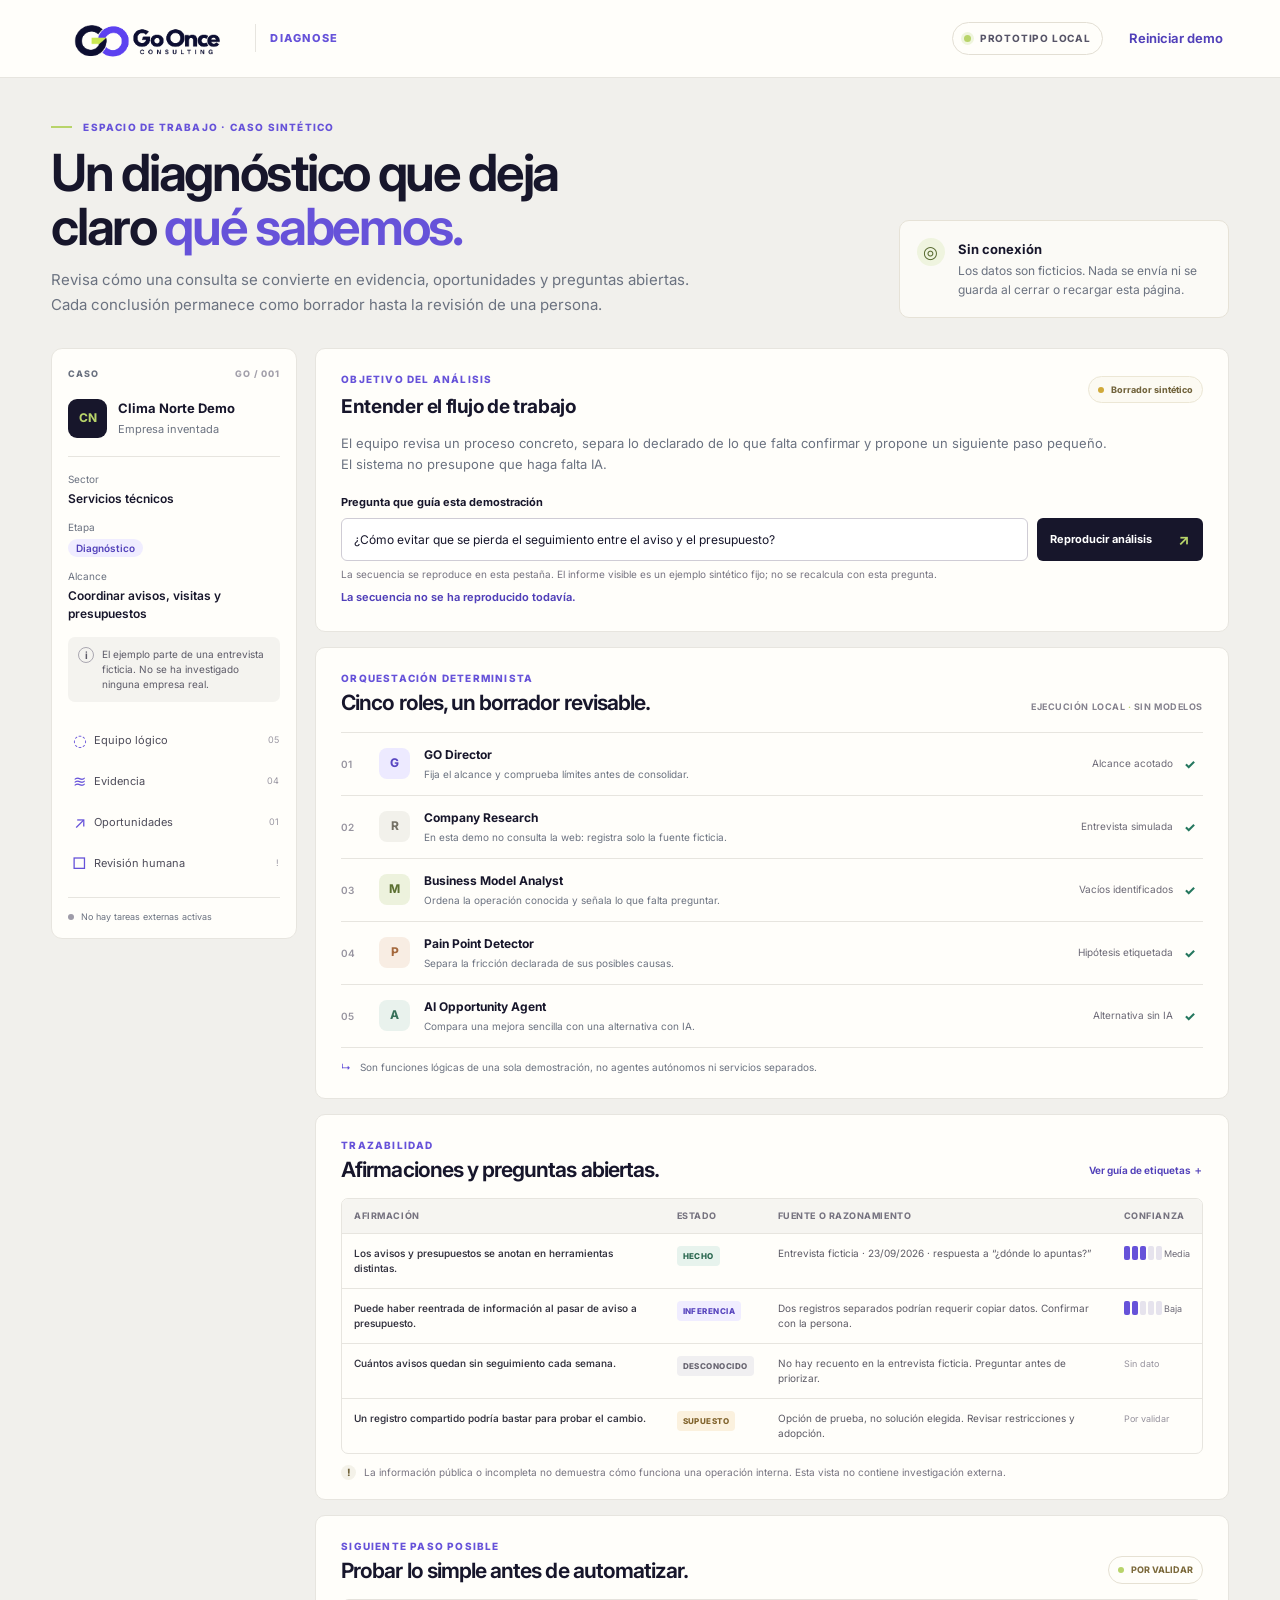
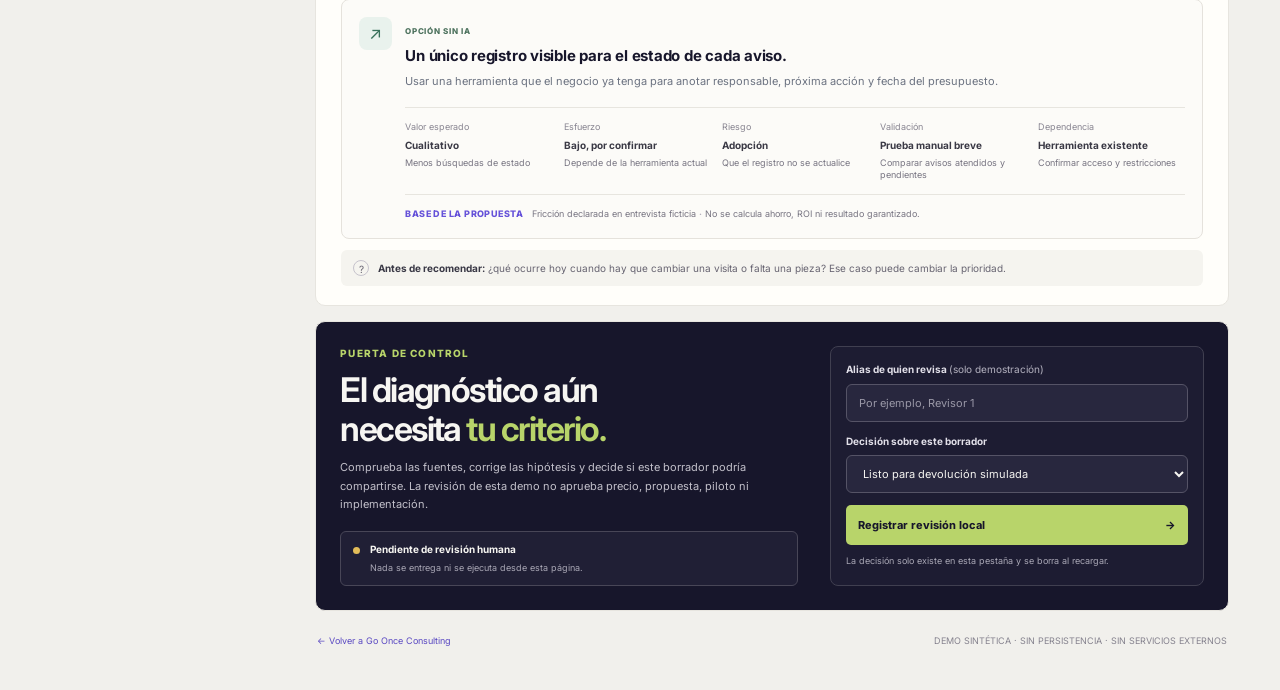
<file: prototypes/diagnostico/index.html>
<!doctype html>
<html lang="es">
<head>
  <meta charset="utf-8">
  <meta name="viewport" content="width=device-width, initial-scale=1">
  <meta name="theme-color" content="#17162b">
  <meta name="description" content="Prototipo local y sintético de Go Once Diagnose, con evidencia trazable y revisión humana.">
  <title>Go Once Diagnose — prototipo local</title>
  <link rel="stylesheet" href="./styles.css">
</head>
<body>
  <a class="skip-link" href="#main">Saltar al diagnóstico</a>
  <header class="topbar">
    <a class="brand" href="../landing/index.html" aria-label="Go Once Consulting, prototipo local">
      <img src="../landing/assets/go-once-consulting-logo.png" alt="Go Once Consulting" width="205" height="46">
      <span class="brand-divider" aria-hidden="true"></span>
      <span class="product-label">DIAGNOSE</span>
    </a>
    <div class="topbar-right">
      <span class="local-chip"><span aria-hidden="true"></span> PROTOTIPO LOCAL</span>
      <button class="quiet-button" id="reset-demo" type="button">Reiniciar demo</button>
    </div>
  </header>

  <main id="main">
    <section class="intro">
      <div class="intro-copy">
        <p class="eyebrow"><span class="eyebrow-mark"></span> ESPACIO DE TRABAJO · CASO SINTÉTICO</p>
        <h1>Un diagnóstico que deja claro <em>qué sabemos.</em></h1>
        <p class="intro-text">Revisa cómo una consulta se convierte en evidencia, oportunidades y preguntas abiertas. Cada conclusión permanece como borrador hasta la revisión de una persona.</p>
      </div>
      <aside class="scope-card" aria-label="Límites de la demostración">
        <span class="scope-icon" aria-hidden="true">◎</span>
        <div><strong>Sin conexión</strong><p>Los datos son ficticios. Nada se envía ni se guarda al cerrar o recargar esta página.</p></div>
      </aside>
    </section>

    <div class="workspace">
      <aside class="case-rail" aria-label="Resumen del caso">
        <div class="rail-heading"><span>CASO</span><span class="case-code">GO / 001</span></div>
        <div class="case-name"><span class="case-avatar" aria-hidden="true">CN</span><div><strong>Clima Norte Demo</strong><small>Empresa inventada</small></div></div>
        <div class="rail-rule"></div>
        <dl class="case-facts">
          <div><dt>Sector</dt><dd>Servicios técnicos</dd></div>
          <div><dt>Etapa</dt><dd><span class="stage-pill">Diagnóstico</span></dd></div>
          <div><dt>Alcance</dt><dd>Coordinar avisos, visitas y presupuestos</dd></div>
        </dl>
        <div class="scope-callout"><span aria-hidden="true">i</span><p>El ejemplo parte de una entrevista ficticia. No se ha investigado ninguna empresa real.</p></div>
        <nav class="rail-nav" aria-label="Secciones del diagnóstico">
          <a href="#team"><span class="nav-icon" aria-hidden="true">◌</span> Equipo lógico <span>05</span></a>
          <a href="#evidence"><span class="nav-icon" aria-hidden="true">≋</span> Evidencia <span>04</span></a>
          <a href="#opportunities"><span class="nav-icon" aria-hidden="true">↗</span> Oportunidades <span>01</span></a>
          <a href="#review"><span class="nav-icon" aria-hidden="true">□</span> Revisión humana <span>!</span></a>
        </nav>
        <div class="rail-foot"><span class="pulse-dot"></span> No hay tareas externas activas</div>
      </aside>

      <div class="content">
        <section class="brief-card" aria-labelledby="brief-title">
          <div class="brief-head">
            <div><p class="eyebrow">OBJETIVO DEL ANÁLISIS</p><h2 id="brief-title">Entender el flujo de trabajo</h2></div>
            <span class="draft-status" id="run-status"><i></i> Borrador sintético</span>
          </div>
          <p class="brief-description">El equipo revisa un proceso concreto, separa lo declarado de lo que falta confirmar y propone un siguiente paso pequeño. El sistema no presupone que haga falta IA.</p>
          <form id="objective-form" class="objective-form">
            <label for="objective">Pregunta que guía esta demostración</label>
            <div class="input-row">
              <input id="objective" name="objective" maxlength="160" value="¿Cómo evitar que se pierda el seguimiento entre el aviso y el presupuesto?" required>
              <button class="primary-button" type="submit"><span id="run-button-label">Reproducir análisis</span><span aria-hidden="true">↗</span></button>
            </div>
            <p class="field-note">La secuencia se reproduce en esta pestaña. El informe visible es un ejemplo sintético fijo; no se recalcula con esta pregunta.</p>
            <p id="run-log" class="run-log" role="status" aria-live="polite">La secuencia no se ha reproducido todavía.</p>
          </form>
        </section>

        <section class="section-block" id="team" aria-labelledby="team-title">
          <div class="section-heading">
            <div><p class="eyebrow">ORQUESTACIÓN DETERMINISTA</p><h2 id="team-title">Cinco roles, un borrador revisable.</h2></div>
            <span class="section-meta">EJECUCIÓN LOCAL <b>·</b> SIN MODELOS</span>
          </div>
          <ol class="role-list" id="role-list">
            <li class="role-row">
              <span class="role-index">01</span><span class="role-glyph director" aria-hidden="true">G</span>
              <div class="role-copy"><strong>GO Director</strong><p>Fija el alcance y comprueba límites antes de consolidar.</p></div>
              <span class="role-result">Alcance acotado</span><span class="role-check" aria-label="Listo">✓</span>
            </li>
            <li class="role-row">
              <span class="role-index">02</span><span class="role-glyph research" aria-hidden="true">R</span>
              <div class="role-copy"><strong>Company Research</strong><p>En esta demo no consulta la web: registra solo la fuente ficticia.</p></div>
              <span class="role-result">Entrevista simulada</span><span class="role-check" aria-label="Listo">✓</span>
            </li>
            <li class="role-row">
              <span class="role-index">03</span><span class="role-glyph model" aria-hidden="true">M</span>
              <div class="role-copy"><strong>Business Model Analyst</strong><p>Ordena la operación conocida y señala lo que falta preguntar.</p></div>
              <span class="role-result">Vacíos identificados</span><span class="role-check" aria-label="Listo">✓</span>
            </li>
            <li class="role-row">
              <span class="role-index">04</span><span class="role-glyph pain" aria-hidden="true">P</span>
              <div class="role-copy"><strong>Pain Point Detector</strong><p>Separa la fricción declarada de sus posibles causas.</p></div>
              <span class="role-result">Hipótesis etiquetada</span><span class="role-check" aria-label="Listo">✓</span>
            </li>
            <li class="role-row">
              <span class="role-index">05</span><span class="role-glyph opportunity" aria-hidden="true">A</span>
              <div class="role-copy"><strong>AI Opportunity Agent</strong><p>Compara una mejora sencilla con una alternativa con IA.</p></div>
              <span class="role-result">Alternativa sin IA</span><span class="role-check" aria-label="Listo">✓</span>
            </li>
          </ol>
          <p class="team-footnote"><span aria-hidden="true">↳</span> Son funciones lógicas de una sola demostración, no agentes autónomos ni servicios separados.</p>
        </section>

        <section class="section-block evidence-block" id="evidence" aria-labelledby="evidence-title">
          <div class="section-heading">
            <div><p class="eyebrow">TRAZABILIDAD</p><h2 id="evidence-title">Afirmaciones y preguntas abiertas.</h2></div>
            <button class="text-button" id="show-all" type="button" aria-expanded="false">Ver guía de etiquetas <span aria-hidden="true">＋</span></button>
          </div>
          <div class="legend-panel" id="legend-panel" hidden>
            <p><b>Hecho:</b> consta en la entrada simulada. <b>Inferencia:</b> interpretación razonada, pendiente de confirmar. <b>Supuesto:</b> escenario para explorar. <b>Desconocido:</b> dato que no se ha proporcionado.</p>
          </div>
          <div class="evidence-table-wrap" role="region" aria-label="Tabla de afirmaciones, estado y fuente" tabindex="0">
            <table class="evidence-table">
              <thead><tr><th scope="col">Afirmación</th><th scope="col">Estado</th><th scope="col">Fuente o razonamiento</th><th scope="col">Confianza</th></tr></thead>
              <tbody>
                <tr><td>Los avisos y presupuestos se anotan en herramientas distintas.</td><td><span class="tag known">HECHO</span></td><td>Entrevista ficticia · 23/09/2026 · respuesta a “¿dónde lo apuntas?”</td><td><span class="confidence"><i></i><i></i><i></i><i class="off"></i><i class="off"></i> Media</span></td></tr>
                <tr><td>Puede haber reentrada de información al pasar de aviso a presupuesto.</td><td><span class="tag inferred">INFERENCIA</span></td><td>Dos registros separados podrían requerir copiar datos. Confirmar con la persona.</td><td><span class="confidence"><i></i><i></i><i class="off"></i><i class="off"></i><i class="off"></i> Baja</span></td></tr>
                <tr><td>Cuántos avisos quedan sin seguimiento cada semana.</td><td><span class="tag unknown">DESCONOCIDO</span></td><td>No hay recuento en la entrevista ficticia. Preguntar antes de priorizar.</td><td><span class="confidence no-confidence">Sin dato</span></td></tr>
                <tr><td>Un registro compartido podría bastar para probar el cambio.</td><td><span class="tag assumed">SUPUESTO</span></td><td>Opción de prueba, no solución elegida. Revisar restricciones y adopción.</td><td><span class="confidence no-confidence">Por validar</span></td></tr>
              </tbody>
            </table>
          </div>
          <div class="evidence-note"><span aria-hidden="true">!</span><p>La información pública o incompleta no demuestra cómo funciona una operación interna. Esta vista no contiene investigación externa.</p></div>
        </section>

        <section class="section-block opportunity-block" id="opportunities" aria-labelledby="opportunity-title">
          <div class="section-heading">
            <div><p class="eyebrow">SIGUIENTE PASO POSIBLE</p><h2 id="opportunity-title">Probar lo simple antes de automatizar.</h2></div>
            <span class="priority-chip"><span></span> POR VALIDAR</span>
          </div>
          <article class="opportunity-card">
            <div class="opportunity-main">
              <div class="opportunity-icon" aria-hidden="true">↗</div>
              <div><span class="option-label">OPCIÓN SIN IA</span><h3>Un único registro visible para el estado de cada aviso.</h3><p>Usar una herramienta que el negocio ya tenga para anotar responsable, próxima acción y fecha del presupuesto.</p></div>
            </div>
            <div class="opportunity-details">
              <div><span>Valor esperado</span><b>Cualitativo</b><small>Menos búsquedas de estado</small></div>
              <div><span>Esfuerzo</span><b>Bajo, por confirmar</b><small>Depende de la herramienta actual</small></div>
              <div><span>Riesgo</span><b>Adopción</b><small>Que el registro no se actualice</small></div>
              <div><span>Validación</span><b>Prueba manual breve</b><small>Comparar avisos atendidos y pendientes</small></div>
              <div><span>Dependencia</span><b>Herramienta existente</b><small>Confirmar acceso y restricciones</small></div>
            </div>
            <p class="opportunity-proof"><span>BASE DE LA PROPUESTA</span> Fricción declarada en entrevista ficticia <b>·</b> No se calcula ahorro, ROI ni resultado garantizado.</p>
          </article>
          <p class="open-question"><span aria-hidden="true">?</span><span><b>Antes de recomendar:</b> ¿qué ocurre hoy cuando hay que cambiar una visita o falta una pieza? Ese caso puede cambiar la prioridad.</span></p>
        </section>

        <section class="review-card" id="review" aria-labelledby="review-title">
          <div class="review-copy">
            <p class="eyebrow eyebrow-light">PUERTA DE CONTROL</p>
            <h2 id="review-title">El diagnóstico aún necesita <em>tu criterio.</em></h2>
            <p>Comprueba las fuentes, corrige las hipótesis y decide si este borrador podría compartirse. La revisión de esta demo no aprueba precio, propuesta, piloto ni implementación.</p>
            <div class="review-state" id="review-state"><span class="review-indicator"></span><span><b>Pendiente de revisión humana</b><small>Nada se entrega ni se ejecuta desde esta página.</small></span></div>
          </div>
          <form class="review-form" id="review-form">
            <label for="reviewer">Alias de quien revisa <span>(solo demostración)</span></label>
            <input id="reviewer" name="reviewer" maxlength="40" placeholder="Por ejemplo, Revisor 1" required>
            <label for="decision">Decisión sobre este borrador</label>
            <select id="decision" name="decision"><option value="ready">Listo para devolución simulada</option><option value="changes">Pedir cambios antes de compartir</option></select>
            <button class="review-button" type="submit">Registrar revisión local <span aria-hidden="true">→</span></button>
            <p id="review-feedback" class="review-feedback" role="status" aria-live="polite">La decisión solo existe en esta pestaña y se borra al recargar.</p>
          </form>
        </section>

        <footer class="page-footer">
          <a href="../landing/index.html">← Volver a Go Once Consulting</a>
          <span>DEMO SINTÉTICA · SIN PERSISTENCIA · SIN SERVICIOS EXTERNOS</span>
        </footer>
      </div>
    </div>
  </main>
  <script src="./script.js"></script>
</body>
</html>
</file>
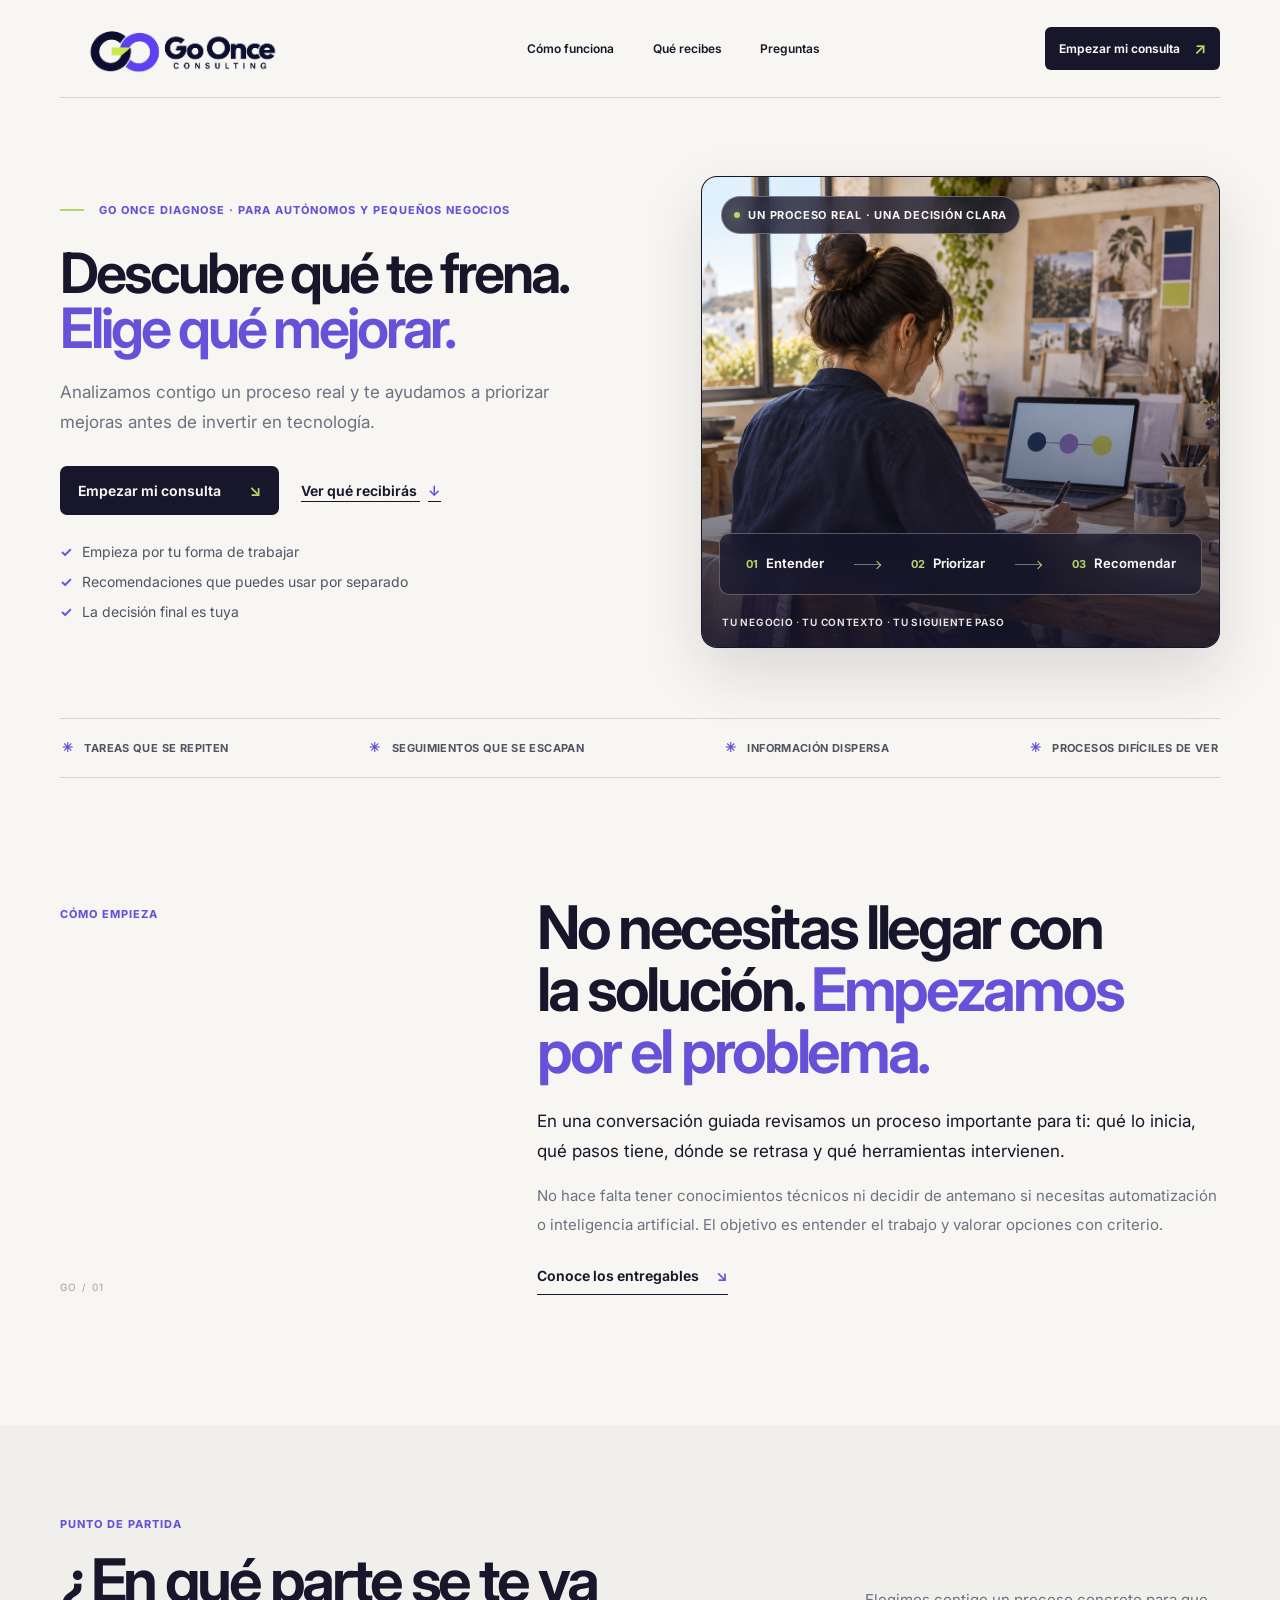
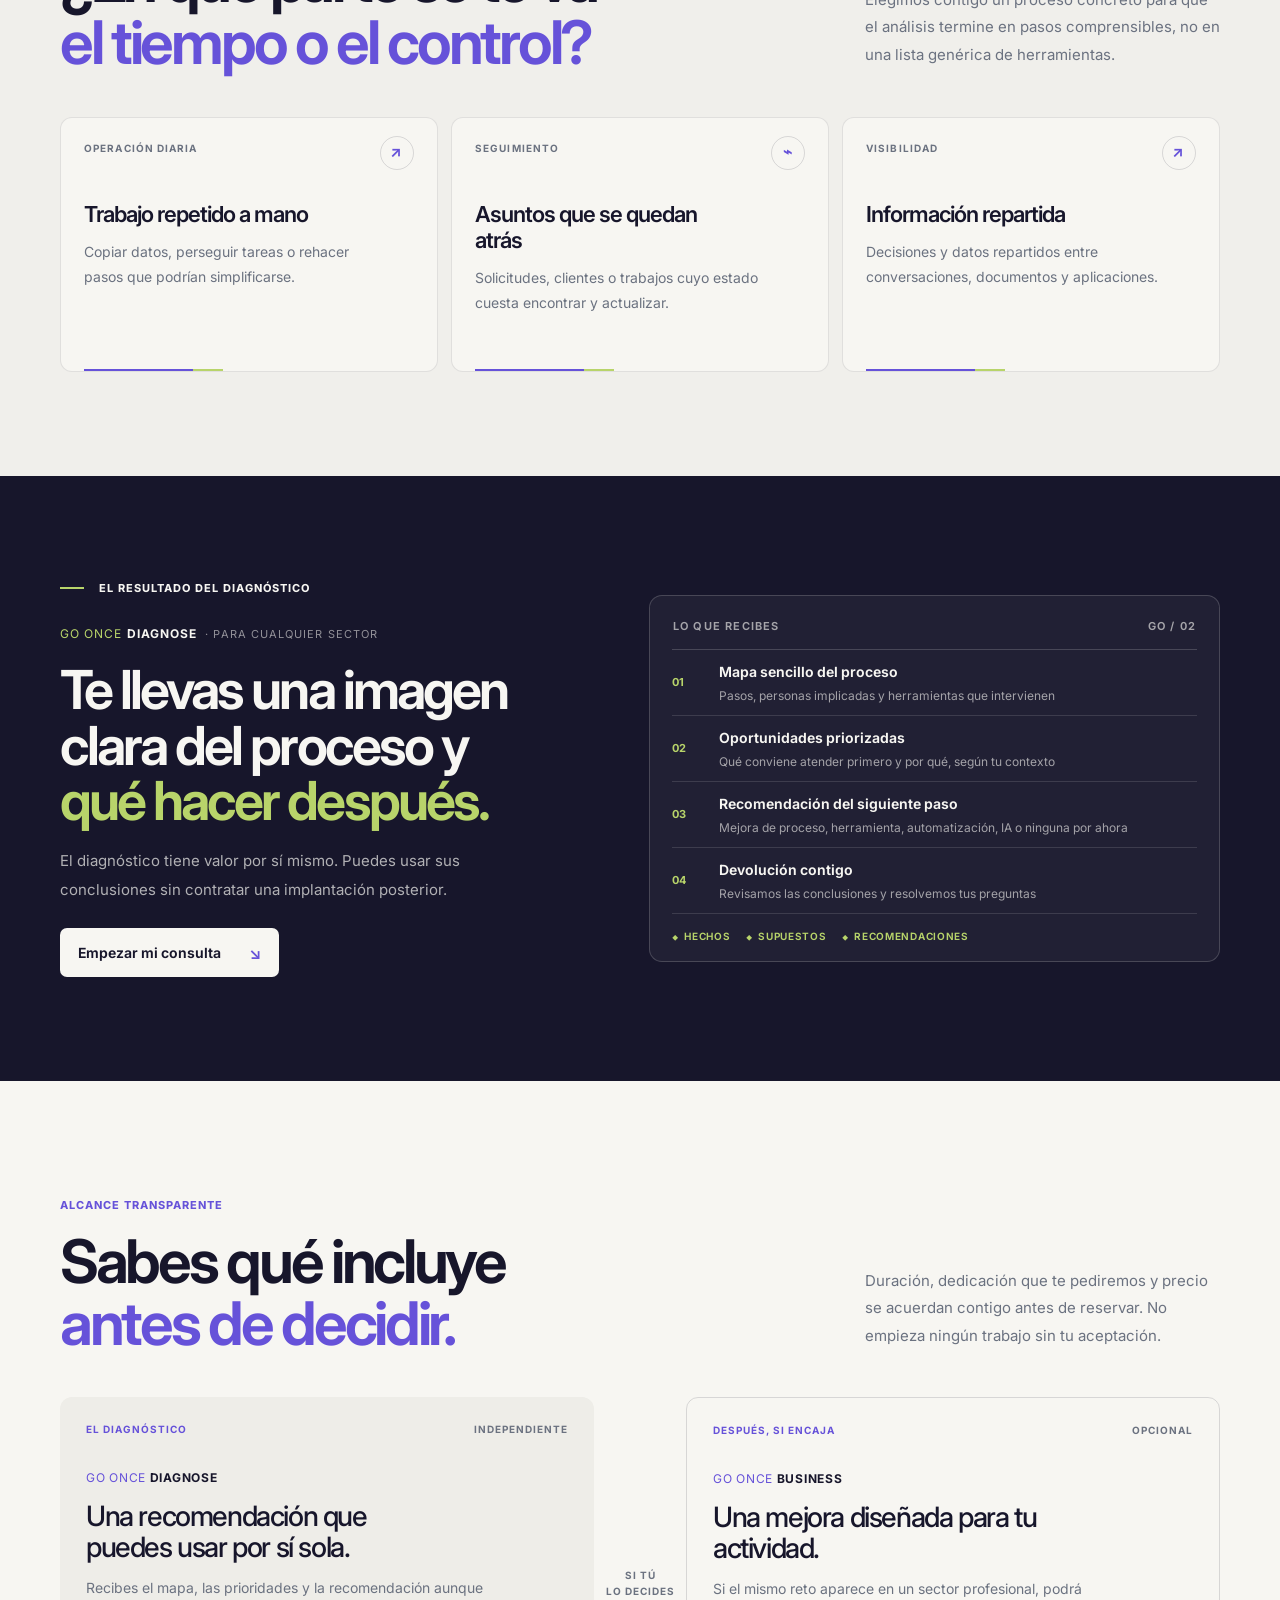
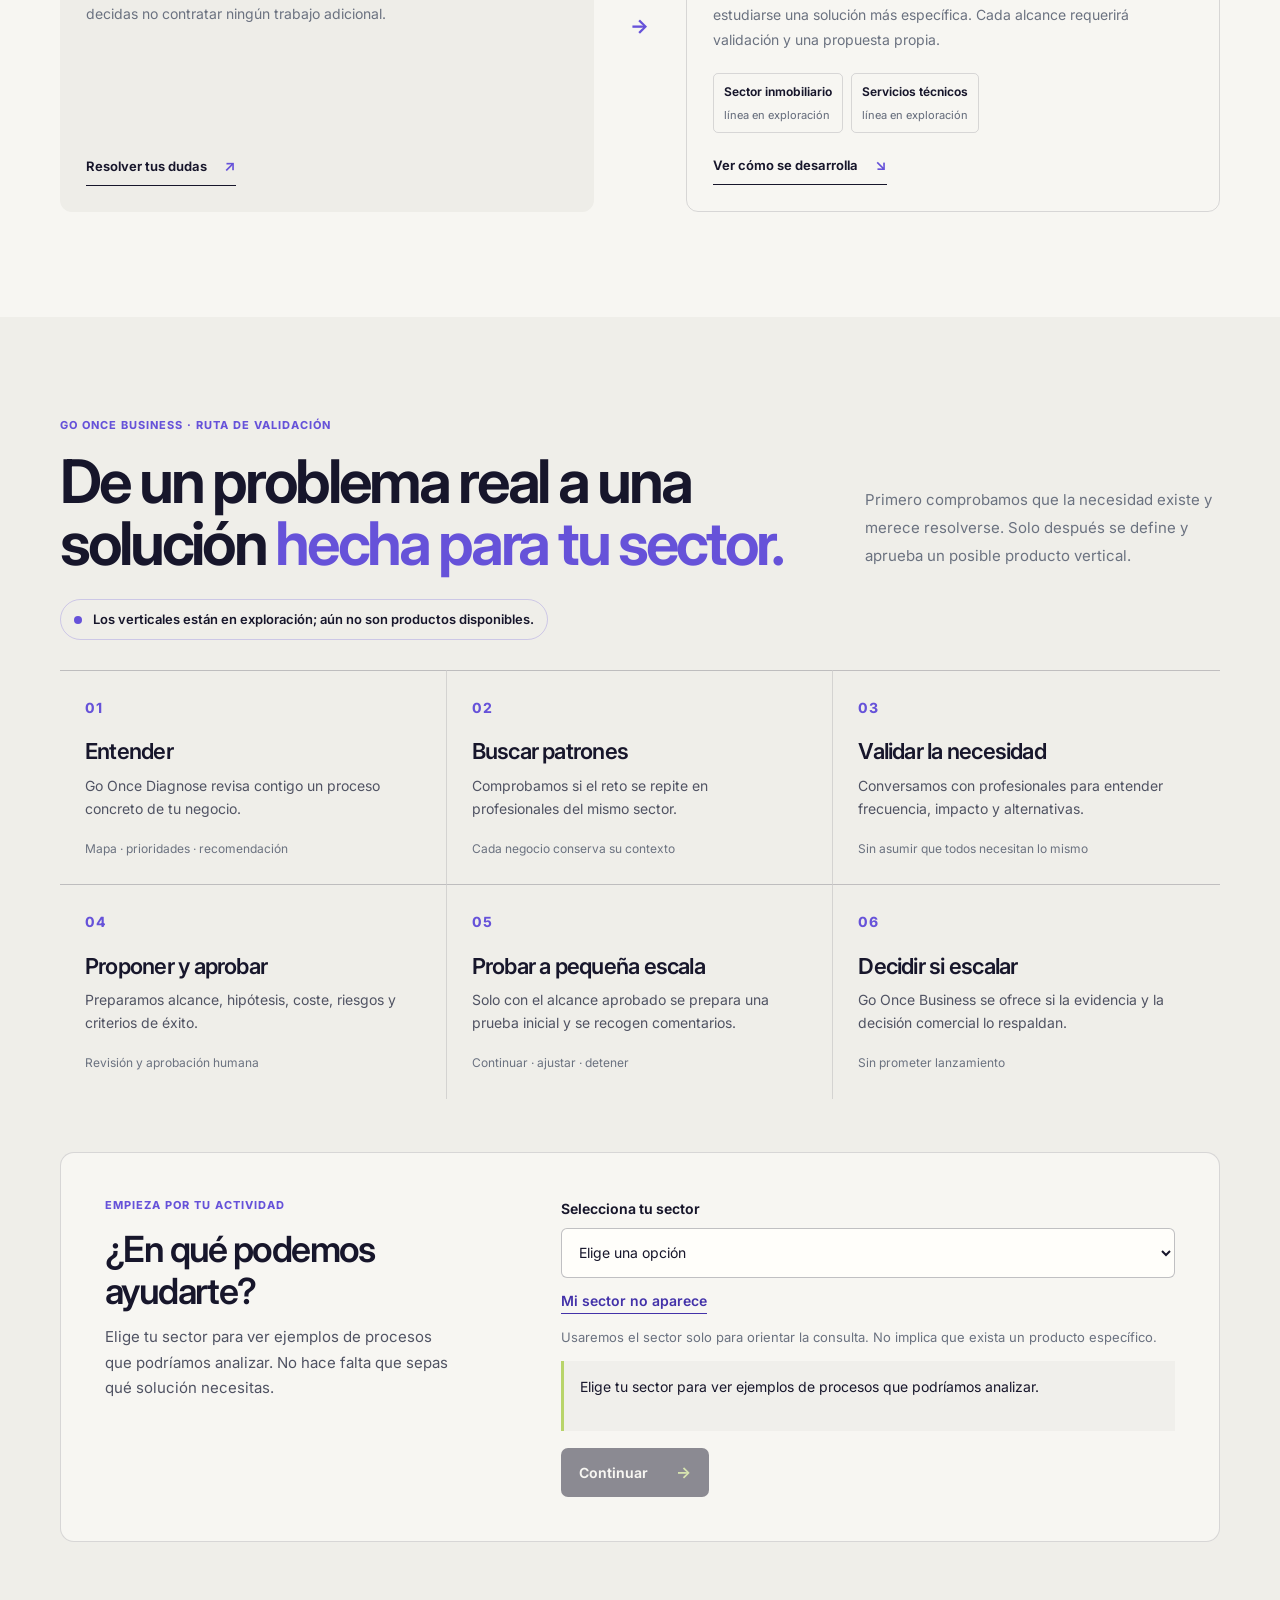
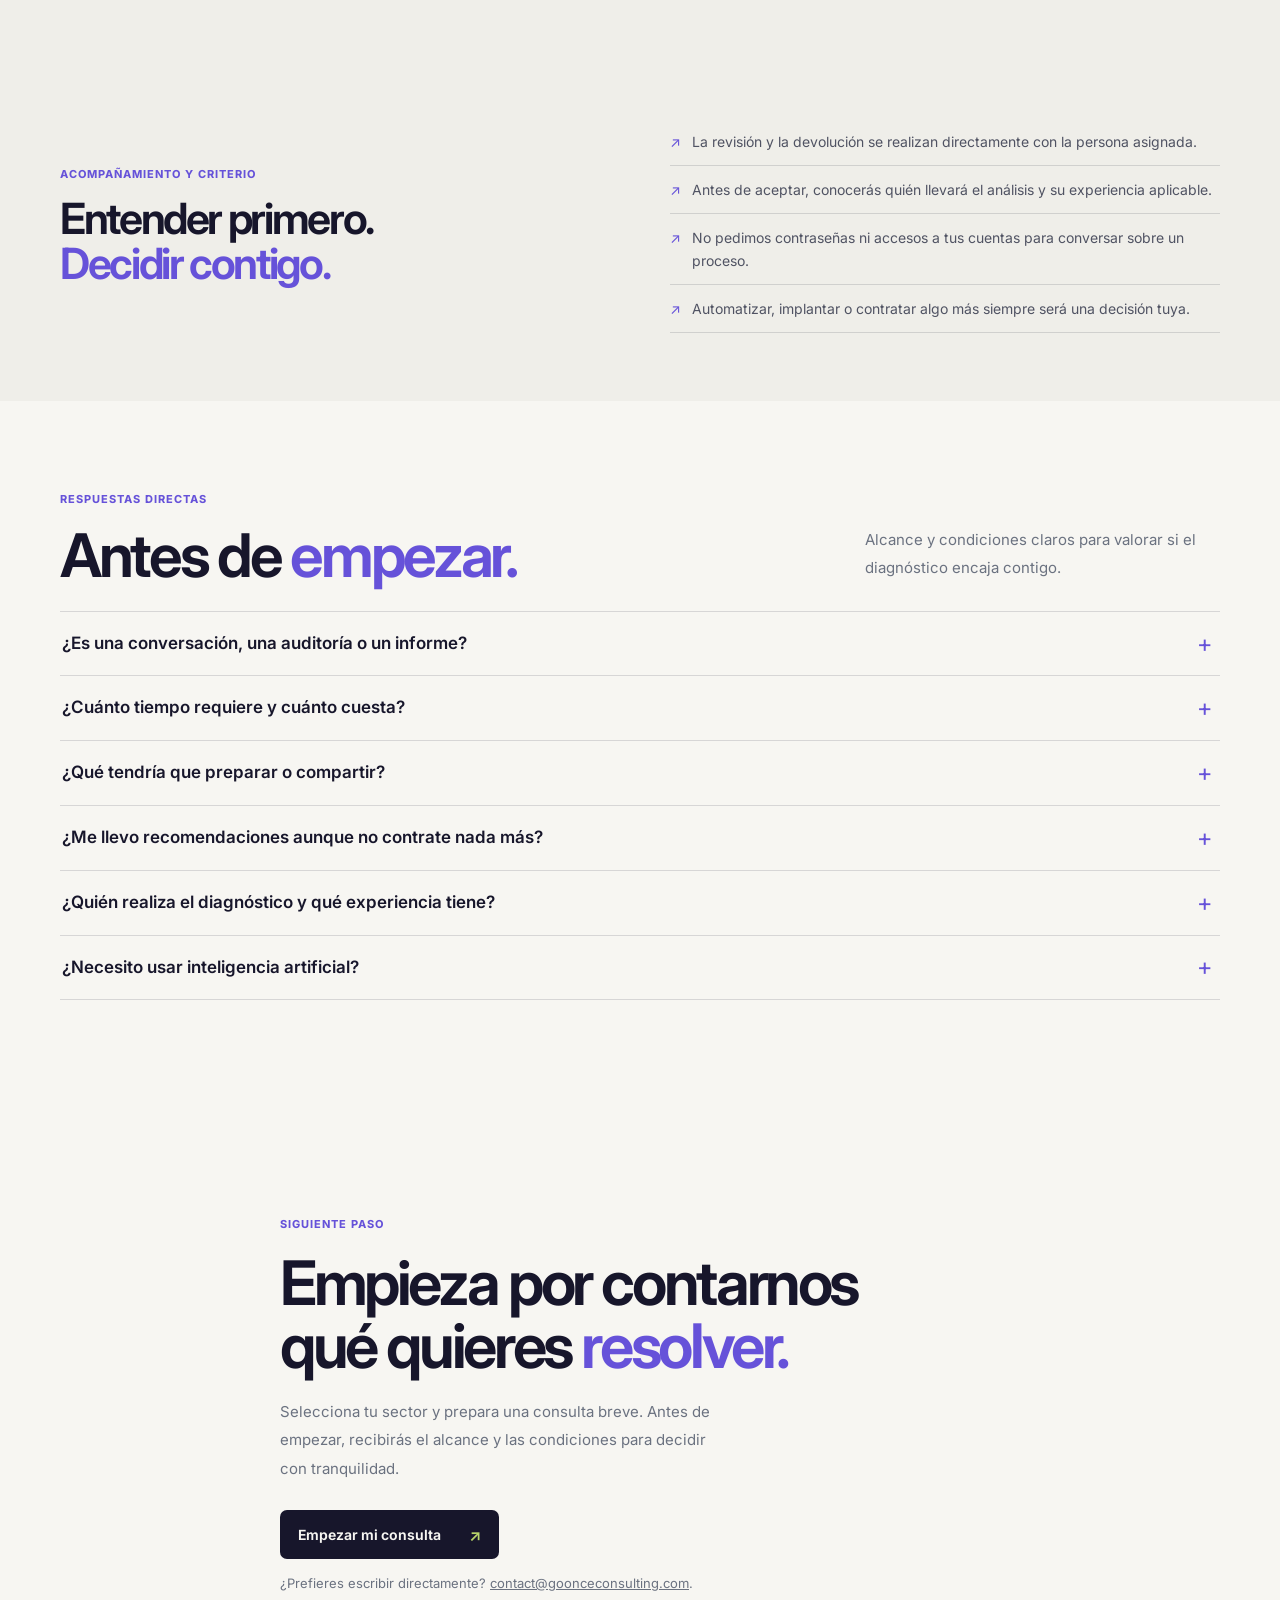
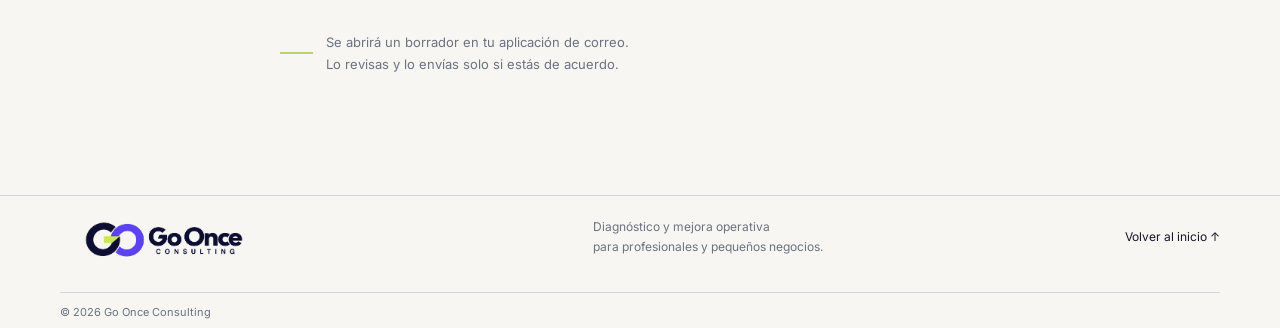
<file: prototypes/landing/index.html>
<!doctype html>
<html lang="es-ES">
<head>
  <meta charset="utf-8">
  <meta name="viewport" content="width=device-width, initial-scale=1">
  <meta name="theme-color" content="#f7f6f2">
  <meta name="description" content="Go Once Diagnose ayuda a autónomos y pequeños negocios a entender sus procesos, priorizar mejoras y decidir el siguiente paso.">
  <title>Go Once Consulting — Diagnóstico práctico para tu negocio</title>
  <link rel="preload" href="./assets/fonts/Inter-Variable.ttf" as="font" type="font/ttf" crossorigin>
  <link rel="stylesheet" href="./styles.css">
</head>
<body>
  <a class="skip-link" href="#contenido">Saltar al contenido</a>
  <header class="site-header" id="inicio">
    <a class="brand" href="#inicio" aria-label="Go Once Consulting, inicio"><img class="brand-logo" src="./assets/go-once-consulting-logo.png" alt="Go Once Consulting" width="205" height="46"></a>
    <nav aria-label="Navegación principal">
      <a href="#proceso">Cómo funciona</a>
      <a href="#entregables">Qué recibes</a>
      <a href="#preguntas">Preguntas</a>
    </nav>
    <a class="header-cta" href="#sector-explorer">Empezar mi consulta <span aria-hidden="true">↗</span></a>
  </header>

  <main id="contenido">
    <section class="hero wrap" aria-labelledby="hero-title">
      <div class="hero-copy">
        <p class="eyebrow"><span class="eyebrow-rule"></span> GO ONCE DIAGNOSE · PARA AUTÓNOMOS Y PEQUEÑOS NEGOCIOS</p>
        <h1 id="hero-title">Descubre qué te frena. <em>Elige qué mejorar.</em></h1>
        <p class="hero-intro">Analizamos contigo un proceso real y te ayudamos a priorizar mejoras antes de invertir en tecnología.</p>
        <div class="hero-actions">
          <a class="button button-dark" href="#sector-explorer">Empezar mi consulta <span aria-hidden="true">↘</span></a>
          <a class="text-link" href="#entregables">Ver qué recibirás <span aria-hidden="true">↓</span></a>
        </div>
        <ul class="hero-assurances" aria-label="Principios del diagnóstico">
          <li>Empieza por tu forma de trabajar</li>
          <li>Recomendaciones que puedes usar por separado</li>
          <li>La decisión final es tuya</li>
        </ul>
      </div>

      <figure class="hero-visual">
        <img src="./assets/hero-owner-workflow.png" alt="Profesional independiente revisando su proceso de trabajo y sus prioridades" width="1024" height="1024" fetchpriority="high">
        <div class="visual-shade" aria-hidden="true"></div>
        <figcaption class="visual-label"><span class="visual-label-dot"></span> UN PROCESO REAL · UNA DECISIÓN CLARA</figcaption>
        <div class="visual-process" aria-label="El diagnóstico recorre tres pasos: entender, priorizar y recomendar">
          <span><b>01</b> Entender</span><i aria-hidden="true"></i><span><b>02</b> Priorizar</span><i aria-hidden="true"></i><span><b>03</b> Recomendar</span>
        </div>
        <p class="visual-caption">TU NEGOCIO <span>·</span> TU CONTEXTO <span>·</span> TU SIGUIENTE PASO</p>
      </figure>
    </section>

    <div class="topic-band wrap" aria-label="Áreas que puede revisar el diagnóstico">
      <span><i aria-hidden="true">✳</i> Tareas que se repiten</span>
      <span><i aria-hidden="true">✳</i> Seguimientos que se escapan</span>
      <span><i aria-hidden="true">✳</i> Información dispersa</span>
      <span><i aria-hidden="true">✳</i> Procesos difíciles de ver</span>
    </div>

    <section class="purpose-section wrap section-grid" id="proceso">
      <div class="section-label"><span class="eyebrow">CÓMO EMPIEZA</span><span class="label-index">GO / 01</span></div>
      <div class="purpose-copy">
        <h2>No necesitas llegar con la solución. <em>Empezamos por el problema.</em></h2>
        <p class="lead">En una conversación guiada revisamos un proceso importante para ti: qué lo inicia, qué pasos tiene, dónde se retrasa y qué herramientas intervienen.</p>
        <p>No hace falta tener conocimientos técnicos ni decidir de antemano si necesitas automatización o inteligencia artificial. El objetivo es entender el trabajo y valorar opciones con criterio.</p>
        <a class="under-link" href="#entregables">Conoce los entregables <span aria-hidden="true">↘</span></a>
      </div>
    </section>

    <section class="help-section" aria-labelledby="pain-title">
      <div class="wrap">
        <div class="section-heading-row"><div><p class="eyebrow">PUNTO DE PARTIDA</p><h2 id="pain-title">¿En qué parte se te va <em>el tiempo o el control?</em></h2></div><p class="section-heading-note">Elegimos contigo un proceso concreto para que el análisis termine en pasos comprensibles, no en una lista genérica de herramientas.</p></div>
        <div class="help-grid">
          <article class="help-card"><div class="help-card-top"><span>OPERACIÓN DIARIA</span><span class="help-symbol" aria-hidden="true">↗</span></div><h3>Trabajo repetido a mano</h3><p>Copiar datos, perseguir tareas o rehacer pasos que podrían simplificarse.</p><span class="card-line" aria-hidden="true"></span></article>
          <article class="help-card"><div class="help-card-top"><span>SEGUIMIENTO</span><span class="help-symbol" aria-hidden="true">⌁</span></div><h3>Asuntos que se quedan atrás</h3><p>Solicitudes, clientes o trabajos cuyo estado cuesta encontrar y actualizar.</p><span class="card-line" aria-hidden="true"></span></article>
          <article class="help-card"><div class="help-card-top"><span>VISIBILIDAD</span><span class="help-symbol" aria-hidden="true">↗</span></div><h3>Información repartida</h3><p>Decisiones y datos repartidos entre conversaciones, documentos y aplicaciones.</p><span class="card-line" aria-hidden="true"></span></article>
        </div>
      </div>
    </section>

    <section class="diagnose-section" id="entregables" aria-labelledby="deliverables-title">
      <div class="wrap diagnose-wrap">
        <div class="diagnose-intro"><p class="eyebrow eyebrow-light"><span class="eyebrow-rule"></span> EL RESULTADO DEL DIAGNÓSTICO</p><p class="product-name">GO ONCE <b>DIAGNOSE</b><span>· PARA CUALQUIER SECTOR</span></p><h2 id="deliverables-title">Te llevas una imagen clara del proceso y <em>qué hacer después.</em></h2><p>El diagnóstico tiene valor por sí mismo. Puedes usar sus conclusiones sin contratar una implantación posterior.</p><a class="button button-light" href="#sector-explorer">Empezar mi consulta <span aria-hidden="true">↘</span></a></div>
        <div class="diagnose-output">
          <div class="output-top"><span>LO QUE RECIBES</span><span>GO / 02</span></div>
          <ol>
            <li><span>01</span><div><b>Mapa sencillo del proceso</b><small>Pasos, personas implicadas y herramientas que intervienen</small></div></li>
            <li><span>02</span><div><b>Oportunidades priorizadas</b><small>Qué conviene atender primero y por qué, según tu contexto</small></div></li>
            <li><span>03</span><div><b>Recomendación del siguiente paso</b><small>Mejora de proceso, herramienta, automatización, IA o ninguna por ahora</small></div></li>
            <li><span>04</span><div><b>Devolución contigo</b><small>Revisamos las conclusiones y resolvemos tus preguntas</small></div></li>
          </ol>
          <p class="output-foot"><span>HECHOS</span><span>SUPUESTOS</span><span>RECOMENDACIONES</span></p>
        </div>
      </div>
    </section>

    <section class="solutions-section wrap" aria-labelledby="scope-title">
      <div class="section-heading-row"><div><p class="eyebrow">ALCANCE TRANSPARENTE</p><h2 id="scope-title">Sabes qué incluye <em>antes de decidir.</em></h2></div><p class="section-heading-note">Duración, dedicación que te pediremos y precio se acuerdan contigo antes de reservar. No empieza ningún trabajo sin tu aceptación.</p></div>
      <div class="solution-path">
        <article class="solution-card solution-diagnose"><div class="solution-top"><span>EL DIAGNÓSTICO</span><span>INDEPENDIENTE</span></div><p class="solution-brand">GO ONCE <b>DIAGNOSE</b></p><h3>Una recomendación que puedes usar por sí sola.</h3><p>Recibes el mapa, las prioridades y la recomendación aunque decidas no contratar ningún trabajo adicional.</p><a class="under-link" href="#preguntas">Resolver tus dudas <span aria-hidden="true">↗</span></a></article>
        <div class="solution-bridge" aria-hidden="true"><span>SI TÚ<br>LO DECIDES</span><i>→</i></div>
        <article class="solution-card solution-business"><div class="solution-top"><span>DESPUÉS, SI ENCAJA</span><span>OPCIONAL</span></div><p class="solution-brand">GO ONCE <b>BUSINESS</b></p><h3>Una mejora diseñada para tu actividad.</h3><p>Si el mismo reto aparece en un sector profesional, podrá estudiarse una solución más específica. Cada alcance requerirá validación y una propuesta propia.</p><div class="sector-tags"><span>Sector inmobiliario <small>línea en exploración</small></span><span>Servicios técnicos <small>línea en exploración</small></span></div><a class="under-link" href="#business-flow">Ver cómo se desarrolla <span aria-hidden="true">↘</span></a></article>
      </div>
    </section>

    <section class="business-flow-section" id="business-flow" aria-labelledby="business-flow-title">
      <div class="wrap">
        <div class="section-heading-row"><div><p class="eyebrow">GO ONCE BUSINESS · RUTA DE VALIDACIÓN</p><h2 id="business-flow-title">De un problema real a una solución <em>hecha para tu sector.</em></h2></div><p class="section-heading-note">Primero comprobamos que la necesidad existe y merece resolverse. Solo después se define y aprueba un posible producto vertical.</p></div>
        <p class="business-status"><span aria-hidden="true"></span> Los verticales están en exploración; aún no son productos disponibles.</p>
        <ol class="business-stages" aria-label="Etapas para desarrollar un posible Go Once Business">
          <li><span class="stage-number">01</span><h3>Entender</h3><p>Go Once Diagnose revisa contigo un proceso concreto de tu negocio.</p><small>Mapa · prioridades · recomendación</small></li>
          <li><span class="stage-number">02</span><h3>Buscar patrones</h3><p>Comprobamos si el reto se repite en profesionales del mismo sector.</p><small>Cada negocio conserva su contexto</small></li>
          <li><span class="stage-number">03</span><h3>Validar la necesidad</h3><p>Conversamos con profesionales para entender frecuencia, impacto y alternativas.</p><small>Sin asumir que todos necesitan lo mismo</small></li>
          <li><span class="stage-number">04</span><h3>Proponer y aprobar</h3><p>Preparamos alcance, hipótesis, coste, riesgos y criterios de éxito.</p><small>Revisión y aprobación humana</small></li>
          <li><span class="stage-number">05</span><h3>Probar a pequeña escala</h3><p>Solo con el alcance aprobado se prepara una prueba inicial y se recogen comentarios.</p><small>Continuar · ajustar · detener</small></li>
          <li><span class="stage-number">06</span><h3>Decidir si escalar</h3><p>Go Once Business se ofrece si la evidencia y la decisión comercial lo respaldan.</p><small>Sin prometer lanzamiento</small></li>
        </ol>
        <div class="sector-explorer" id="sector-explorer" tabindex="-1">
          <div class="sector-explorer-copy"><p class="eyebrow">EMPIEZA POR TU ACTIVIDAD</p><h3>¿En qué podemos ayudarte?</h3><p>Elige tu sector para ver ejemplos de procesos que podríamos analizar. No hace falta que sepas qué solución necesitas.</p></div>
          <div class="sector-explorer-controls">
            <label class="sector-select-label" for="business-sector">Selecciona tu sector
              <select id="business-sector" name="business-sector">
                <option value="">Elige una opción</option>
                <optgroup label="Sectores iniciales para validar">
                  <option>Servicios técnicos a domicilio</option>
                  <option>Inmobiliarias y profesionales inmobiliarios</option>
                  <option>Despachos profesionales</option>
                </optgroup>
                <optgroup label="Otros sectores con potencial">
                  <option>Clínicas y centros de bienestar</option>
                  <option>Reformas, construcción y oficios</option>
                  <option>Agencias de marketing, diseño y servicios digitales</option>
                  <option>Comercio y pequeños negocios multicanal</option>
                  <option>Formación y academias</option>
                </optgroup>
              </select>
            </label>
            <button class="other-sector-toggle" id="other-sector-toggle" type="button" aria-expanded="false" aria-controls="other-sector-wrap">Mi sector no aparece</button>
            <label class="other-sector-label" id="other-sector-wrap" for="other-sector" hidden>Escribe tu sector<input id="other-sector" type="text" maxlength="80" autocomplete="organization-title" placeholder="Por ejemplo, montaje de aire acondicionado"></label>
            <p class="sector-note" id="sector-note">Usaremos el sector solo para orientar la consulta. No implica que exista un producto específico.</p>
            <div class="sector-preview" id="sector-preview" aria-live="polite" aria-atomic="true">Elige tu sector para ver ejemplos de procesos que podríamos analizar.</div>
            <button class="button button-dark sector-continue" id="sector-continue" type="button" disabled>Continuar <span aria-hidden="true">→</span></button>
            <form class="business-request-form" id="business-request-form" hidden>
              <div class="request-step-heading"><span>SIGUIENTE PASO</span><h4>Cuéntanos qué te gustaría mejorar</h4><p>Con una breve descripción basta. No incluyas datos de clientes ni información sensible.</p></div>
              <label for="contact-email">Tu correo electrónico<input id="contact-email" name="email" type="email" autocomplete="email" placeholder="nombre@empresa.es" required></label>
              <label for="process-challenge">¿Qué proceso o dificultad quieres revisar?<textarea id="process-challenge" name="challenge" rows="3" maxlength="700" placeholder="Por ejemplo, coordinar avisos, visitas y presupuestos…" required></textarea></label>
              <button class="button button-dark" type="submit">Preparar mi consulta <span aria-hidden="true">↗</span></button>
              <p class="form-note" id="business-form-note">Se abrirá un borrador en tu aplicación de correo. Revísalo y envíalo tú; esta página no almacena ni envía tus datos.</p>
            </form>
            <noscript><p class="form-note">Para escribirnos, envía tu consulta a <a href="mailto:contact@goonceconsulting.com">contact@goonceconsulting.com</a>.</p></noscript>
          </div>
        </div>
      </div>
    </section>

    <section class="principles-section"><div class="wrap principles-inner"><div><p class="eyebrow">ACOMPAÑAMIENTO Y CRITERIO</p><h2>Entender primero.<br><em>Decidir contigo.</em></h2></div><ul><li>La revisión y la devolución se realizan directamente con la persona asignada.</li><li>Antes de aceptar, conocerás quién llevará el análisis y su experiencia aplicable.</li><li>No pedimos contraseñas ni accesos a tus cuentas para conversar sobre un proceso.</li><li>Automatizar, implantar o contratar algo más siempre será una decisión tuya.</li></ul></div></section>

    <section class="faq-section wrap" id="preguntas" aria-labelledby="faq-title">
      <div class="section-heading-row"><div><p class="eyebrow">RESPUESTAS DIRECTAS</p><h2 id="faq-title">Antes de <em>empezar.</em></h2></div><p class="section-heading-note">Alcance y condiciones claros para valorar si el diagnóstico encaja contigo.</p></div>
      <div class="faq-list">
        <details><summary>¿Es una conversación, una auditoría o un informe?</summary><p>Es una revisión guiada de un proceso concreto, seguida de un mapa sencillo, una priorización de oportunidades y una recomendación escrita del siguiente paso. No es una auditoría legal, financiera ni de seguridad.</p></details>
        <details><summary>¿Cuánto tiempo requiere y cuánto cuesta?</summary><p>Antes de reservar recibirás el alcance, la dedicación estimada para ti, el plazo de entrega y un precio cerrado. Decides si aceptas; no empezamos sin tu conformidad.</p></details>
        <details><summary>¿Qué tendría que preparar o compartir?</summary><p>Solo una descripción del proceso que quieras revisar y ejemplos generales de cómo se desarrolla. No compartas contraseñas, datos de clientes ni información sensible; te indicaremos si hace falta algún material adicional.</p></details>
        <details><summary>¿Me llevo recomendaciones aunque no contrate nada más?</summary><p>Sí. El mapa del proceso, las prioridades y la recomendación forman el resultado del diagnóstico. Cualquier diseño o implantación posterior se plantea aparte y solo si tú quieres.</p></details>
        <details><summary>¿Quién realiza el diagnóstico y qué experiencia tiene?</summary><p>Antes de aceptar, recibirás el nombre de quien llevará el análisis y una descripción verificable de su experiencia relevante para tu caso. Así podrás decidir con esa información.</p></details>
        <details><summary>¿Necesito usar inteligencia artificial?</summary><p>No. Puede que la mejor opción sea aclarar un proceso, ajustar una herramienta que ya utilizas o no cambiar nada por ahora.</p></details>
      </div>
    </section>

    <section class="contact-section wrap" id="solicitud" aria-labelledby="request-title">
      <div class="contact-copy"><p class="eyebrow">SIGUIENTE PASO</p><h2 id="request-title">Empieza por contarnos qué quieres <em>resolver.</em></h2><p>Selecciona tu sector y prepara una consulta breve. Antes de empezar, recibirás el alcance y las condiciones para decidir con tranquilidad.</p><a class="button button-dark email-cta" href="#sector-explorer">Empezar mi consulta <span aria-hidden="true">↗</span></a><p class="email-address">¿Prefieres escribir directamente? <a href="mailto:contact@goonceconsulting.com">contact@goonceconsulting.com</a>.</p><div class="contact-annotation"><span aria-hidden="true"></span><p>Se abrirá un borrador en tu aplicación de correo.<br>Lo revisas y lo envías solo si estás de acuerdo.</p></div></div>
    </section>
  </main>

  <footer class="site-footer"><div class="wrap footer-inner"><a class="brand" href="#inicio" aria-label="Go Once Consulting, volver al inicio"><img class="brand-logo" src="./assets/go-once-consulting-logo.png" alt="Go Once Consulting" width="205" height="46"></a><p>Diagnóstico y mejora operativa<br>para profesionales y pequeños negocios.</p><a class="footer-top" href="#inicio">Volver al inicio ↑</a><small>© 2026 Go Once Consulting</small></div></footer>
  <script src="./script.js"></script>
</body>
</html>
</file>
<file: prototypes/diagnostico/styles.css>
:root {
  color-scheme: light;
  --night: #17162b; --violet: #6652d9; --violet-soft: #f0edff; --lime: #b8d46a;
  --paper: #f7f6f2; --white: #fffefa; --muted: #6b7280; --line: #e7e5df;
  --success: #24775e; --display: "Inter", "Segoe UI", Arial, sans-serif; --body: "Inter", "Segoe UI", Arial, sans-serif;
}
@font-face { font-family: "Inter"; src: url("../landing/assets/fonts/Inter-Variable.ttf") format("truetype"); font-style: normal; font-weight: 100 900; font-display: swap; }
* { box-sizing: border-box; }
html { scroll-behavior: smooth; scroll-padding-top: 22px; }
body { margin: 0; background: #f1f0ec; color: var(--night); font: 15px/1.55 var(--body); }
a { color: inherit; } button, input, select { font: inherit; } button { cursor: pointer; }
:focus-visible { outline: 3px solid var(--violet); outline-offset: 3px; }
.skip-link { position: absolute; z-index: 10; top: 8px; left: 8px; padding: 10px 14px; transform: translateY(-150%); background: var(--night); color: white; }
.skip-link:focus { transform: none; }
.topbar { height: 78px; padding: 0 clamp(20px, 4vw, 64px); display: flex; align-items: center; justify-content: space-between; border-bottom: 1px solid var(--line); background: var(--white); }
.brand { display: inline-flex; align-items: center; gap: 14px; text-decoration: none; }
.brand img { display: block; width: 190px; height: auto; }
.brand-divider { width: 1px; height: 28px; background: var(--line); }
.product-label { color: var(--violet); font-size: 11px; font-weight: 800; letter-spacing: .12em; }
.topbar-right { display: flex; align-items: center; gap: 20px; }
.local-chip { display: inline-flex; align-items: center; gap: 9px; padding: 8px 11px; border: 1px solid #e3dfd4; border-radius: 999px; color: #575568; font-size: 10px; font-weight: 750; letter-spacing: .08em; }
.local-chip span { width: 7px; height: 7px; border-radius: 50%; background: var(--lime); box-shadow: 0 0 0 3px #eff5dd; }
.quiet-button, .text-button { border: 0; background: transparent; color: #5140b9; font-size: 13px; font-weight: 650; }
main { max-width: 1420px; margin: 0 auto; padding: 42px clamp(20px, 4vw, 64px) 40px; }
.intro { display: flex; align-items: end; justify-content: space-between; gap: 40px; margin-bottom: 30px; }
.intro-copy { max-width: 760px; }
.eyebrow { margin: 0 0 11px; color: var(--violet); font-size: 10px; font-weight: 800; letter-spacing: .12em; line-height: 1.4; }
.eyebrow-mark { display: inline-block; width: 21px; height: 2px; margin: 0 8px 3px 0; background: var(--lime); }
h1, h2, h3, p { margin-top: 0; }
h1, .section-heading h2, .review-copy h2 { font-family: var(--display); font-weight: 650; letter-spacing: -.045em; text-wrap: balance; }
h1 { max-width: 700px; margin: 0 0 13px; font-size: clamp(36px, 4vw, 54px); line-height: 1.06; }
h1 em, .review-copy h2 em { color: var(--violet); font-style: normal; }
.intro-text { max-width: 670px; margin: 0; color: var(--muted); font-size: 15px; line-height: 1.7; }
.scope-card { width: min(330px, 32%); padding: 17px; display: flex; gap: 13px; border: 1px solid #e6e2d7; border-radius: 10px; background: #fbfaf6; }
.scope-icon { width: 28px; height: 28px; flex: 0 0 auto; display: grid; place-items: center; border-radius: 50%; background: #eff4df; color: #55682e; font-size: 17px; }
.scope-card strong { display: block; margin: 1px 0 3px; font-size: 13px; }
.scope-card p { margin: 0; color: var(--muted); font-size: 12px; line-height: 1.55; }
.workspace { display: grid; grid-template-columns: 246px minmax(0, 1fr); align-items: start; gap: 18px; }
.case-rail { position: sticky; top: 14px; padding: 18px 16px 14px; border: 1px solid var(--line); border-radius: 11px; background: var(--white); }
.rail-heading { display: flex; justify-content: space-between; align-items: center; color: var(--muted); font-size: 9px; font-weight: 800; letter-spacing: .1em; }
.case-code { color: #a3a0ab; font-size: 9px; }
.case-name { margin: 18px 0; display: flex; align-items: center; gap: 11px; }
.case-avatar { width: 39px; height: 39px; display: grid; place-items: center; border-radius: 9px; background: var(--night); color: var(--lime); font-size: 12px; font-weight: 750; }
.case-name strong, .case-name small { display: block; }
.case-name strong { font-size: 13px; }
.case-name small { margin-top: 2px; color: var(--muted); font-size: 11px; }
.rail-rule { height: 1px; background: var(--line); }
.case-facts { margin: 15px 0 14px; }
.case-facts div { margin: 0 0 12px; }
.case-facts dt { margin-bottom: 3px; color: var(--muted); font-size: 10px; }
.case-facts dd { margin: 0; font-size: 12px; font-weight: 600; line-height: 1.5; }
.stage-pill { padding: 3px 8px; border-radius: 999px; background: var(--violet-soft); color: #5140b9; font-size: 10px; }
.scope-callout { padding: 10px; display: flex; align-items: start; gap: 8px; border-radius: 7px; background: #f4f3ef; color: #5d5b68; }
.scope-callout > span { width: 16px; height: 16px; flex: 0 0 auto; display: grid; place-items: center; border: 1px solid #aaa7b1; border-radius: 50%; font-size: 10px; font-weight: 700; }
.scope-callout p { margin: 0; font-size: 10px; line-height: 1.5; }
.rail-nav { margin: 19px -6px 15px; display: grid; gap: 3px; }
.rail-nav a { min-height: 38px; padding: 0 7px; display: grid; grid-template-columns: 21px 1fr auto; align-items: center; gap: 4px; border-radius: 6px; color: #4d4b59; font-size: 11px; text-decoration: none; }
.rail-nav a:hover { background: #f3f1fb; color: var(--violet); }
.rail-nav a > span:last-child { color: #9b98a3; font-size: 9px; }
.nav-icon { color: var(--violet); font-size: 16px; text-align: center; }
.rail-foot { padding-top: 12px; display: flex; align-items: center; gap: 7px; border-top: 1px solid var(--line); color: var(--muted); font-size: 9px; }
.pulse-dot { width: 6px; height: 6px; border-radius: 50%; background: #9e9ba8; }
.content { min-width: 0; display: grid; gap: 15px; }
.brief-card, .section-block, .review-card { border: 1px solid var(--line); border-radius: 10px; background: var(--white); }
.brief-card { padding: 23px 25px 20px; }
.brief-head { display: flex; align-items: start; justify-content: space-between; gap: 20px; }
.brief-head .eyebrow { margin-bottom: 6px; }
.brief-head h2 { margin: 0; font-size: 19px; letter-spacing: -.02em; }
.draft-status { margin-top: 4px; padding: 6px 9px; display: inline-flex; align-items: center; gap: 7px; border: 1px solid #ece7d5; border-radius: 999px; background: #fcfaf2; color: #71633b; font-size: 9px; font-weight: 750; white-space: nowrap; }
.draft-status i { width: 6px; height: 6px; border-radius: 50%; background: #d0a939; }
.brief-description { max-width: 780px; margin: 12px 0 18px; color: var(--muted); font-size: 13px; line-height: 1.65; }
.objective-form label, .review-form label { display: block; margin-bottom: 7px; font-size: 11px; font-weight: 700; }
.input-row { display: flex; gap: 9px; }
.input-row input, .review-form input, .review-form select { min-width: 0; height: 43px; padding: 0 12px; border: 1px solid #cfccd5; border-radius: 6px; background: #fff; color: var(--night); font-size: 12px; }
.input-row input { flex: 1; }
.primary-button { min-width: 166px; padding: 0 13px; display: inline-flex; align-items: center; justify-content: space-between; gap: 13px; border: 0; border-radius: 6px; background: var(--night); color: #fff; font-size: 11px; font-weight: 700; }
.primary-button:hover { background: var(--violet); }
.primary-button span:last-child { color: var(--lime); font-size: 15px; }
.field-note { margin: 6px 0 0; color: #777481; font-size: 10px; }
.section-block { padding: 23px 25px; }
.section-heading { margin-bottom: 15px; display: flex; align-items: end; justify-content: space-between; gap: 20px; }
.section-heading .eyebrow { margin-bottom: 5px; }
.section-heading h2 { margin: 0; font-size: 21px; line-height: 1.25; }
.section-meta { padding-bottom: 3px; color: #85828e; font-size: 9px; font-weight: 700; letter-spacing: .06em; white-space: nowrap; }
.section-meta b { color: var(--lime); }
.role-list { margin: 0; padding: 0; list-style: none; border-top: 1px solid var(--line); }
.role-row { min-height: 63px; display: grid; grid-template-columns: 27px 34px minmax(180px, 1fr) minmax(130px, auto) 19px; align-items: center; gap: 11px; border-bottom: 1px solid var(--line); }
.role-index { color: #9895a0; font: 600 10px var(--body); }
.role-glyph { width: 31px; height: 31px; display: grid; place-items: center; border-radius: 8px; font-size: 12px; font-weight: 750; }
.director { background: #edeaff; color: #5846c1; }
.research { background: #f2f1eb; color: #747166; }
.model { background: #edf2dd; color: #5c7032; }
.pain { background: #f8ede3; color: #a4683c; }
.opportunity { background: #e9f2ed; color: #38715a; }
.role-copy strong { display: block; font-size: 12px; }
.role-copy p { margin: 2px 0 0; color: var(--muted); font-size: 10px; line-height: 1.4; }
.role-result { justify-self: end; color: #6c6976; font-size: 10px; }
.role-check { color: var(--success); font-size: 13px; font-weight: 800; }
.team-footnote { margin: 12px 0 0; color: var(--muted); font-size: 10px; }
.team-footnote span { margin-right: 6px; color: var(--violet); }
.evidence-block { padding-bottom: 18px; }
.text-button { padding: 5px 0; font-size: 10px; white-space: nowrap; }
.legend-panel { max-width: 700px; margin: -2px 0 12px auto; padding: 11px 13px; border-left: 3px solid var(--lime); background: #f5f4ef; color: #5c5966; }
.legend-panel p { margin: 0; font-size: 11px; line-height: 1.65; }
.evidence-table-wrap { overflow: auto; border: 1px solid var(--line); border-radius: 7px; }
.evidence-table { width: 100%; min-width: 690px; border-collapse: collapse; text-align: left; }
.evidence-table th { padding: 10px 12px; background: #f6f5f1; color: #777481; font-size: 9px; font-weight: 750; letter-spacing: .06em; text-transform: uppercase; }
.evidence-table td { padding: 12px; border-top: 1px solid var(--line); color: #5c5a65; font-size: 10px; line-height: 1.5; vertical-align: top; }
.evidence-table td:first-child { min-width: 220px; color: #32313e; font-weight: 550; }
.evidence-table td:nth-child(2) { min-width: 94px; }
.evidence-table td:nth-child(3) { min-width: 210px; }
.tag { padding: 4px 6px; display: inline-block; border-radius: 4px; font-size: 8px; font-weight: 800; letter-spacing: .06em; white-space: nowrap; }
.known { background: #e7f3ed; color: #28664e; }
.inferred { background: #f0edff; color: #5744bd; }
.unknown { background: #f0eff1; color: #686571; }
.assumed { background: #fbf1de; color: #80632c; }
.confidence { display: inline-flex; align-items: center; gap: 2px; color: #6c6976; font-size: 9px; white-space: nowrap; }
.confidence i { width: 6px; height: 14px; border-radius: 2px; background: var(--violet); }
.confidence i.off { background: #e6e3ed; }
.no-confidence { color: #96929d; font-size: 9px; }
.evidence-note { margin-top: 11px; display: flex; align-items: start; gap: 8px; }
.evidence-note > span { width: 15px; height: 15px; flex: 0 0 auto; display: grid; place-items: center; border-radius: 50%; background: #f4f2e9; color: #71633b; font-size: 10px; font-weight: 800; }
.evidence-note p { margin: 0; color: #777481; font-size: 10px; }
.opportunity-block { padding-bottom: 19px; }
.priority-chip { padding: 6px 9px; display: inline-flex; align-items: center; gap: 7px; border: 1px solid #e6e1d3; border-radius: 999px; color: #7c6a3c; font-size: 9px; font-weight: 750; white-space: nowrap; }
.priority-chip span { width: 6px; height: 6px; border-radius: 50%; background: var(--lime); }
.opportunity-card { padding: 17px; border: 1px solid #e5e2dc; border-radius: 8px; background: #fcfbf8; }
.opportunity-main { display: flex; gap: 13px; }
.opportunity-icon { width: 33px; height: 33px; flex: 0 0 auto; display: grid; place-items: center; border-radius: 8px; background: #e9f2ed; color: #38715a; font-size: 17px; }
.option-label { color: #4d725e; font-size: 8px; font-weight: 800; letter-spacing: .09em; }
.opportunity-main h3 { margin: 4px 0 5px; font-size: 15px; letter-spacing: -.015em; }
.opportunity-main p { max-width: 780px; margin: 0; color: var(--muted); font-size: 11px; line-height: 1.6; }
.opportunity-details { margin: 17px 0 0 46px; padding: 12px 0; display: grid; grid-template-columns: repeat(4, minmax(0, 1fr)); gap: 12px; border-top: 1px solid var(--line); border-bottom: 1px solid var(--line); }
.opportunity-details div > * { display: block; }
.opportunity-details span { margin-bottom: 4px; color: #888591; font-size: 9px; }
.opportunity-details b { color: #3a3945; font-size: 10px; }
.opportunity-details small { margin-top: 3px; color: #777481; font-size: 9px; line-height: 1.4; }
.opportunity-proof { margin: 12px 0 0 46px; color: #777481; font-size: 9px; line-height: 1.6; }
.opportunity-proof span { margin-right: 6px; color: var(--violet); font-weight: 800; letter-spacing: .05em; }
.opportunity-proof b { color: #b4b0bc; }
.open-question { margin: 11px 0 0; padding: 10px 12px; display: flex; align-items: start; gap: 9px; border-radius: 6px; background: #f5f4ef; color: #676471; font-size: 10px; line-height: 1.6; }
.open-question > span:first-child { width: 16px; height: 16px; flex: 0 0 auto; display: grid; place-items: center; border: 1px solid #c6c3cc; border-radius: 50%; font-size: 10px; }
.open-question b { color: #393845; }
.review-card { padding: 24px; display: grid; grid-template-columns: minmax(0, 1.1fr) minmax(290px, .9fr); gap: 32px; background: var(--night); color: #f7f6f2; }
.eyebrow-light { color: var(--lime); }
.review-copy h2 { max-width: 520px; margin: 0 0 10px; font-size: clamp(24px, 3vw, 34px); line-height: 1.13; }
.review-copy h2 em { color: var(--lime); }
.review-copy > p:not(.eyebrow) { max-width: 630px; margin: 0; color: #c2c0ca; font-size: 11px; line-height: 1.7; }
.review-state { margin-top: 17px; padding: 10px 12px; display: flex; align-items: start; gap: 10px; border: 1px solid #484657; border-radius: 6px; background: #201f35; }
.review-indicator { width: 7px; height: 7px; margin-top: 5px; flex: 0 0 auto; border-radius: 50%; background: #e2bc59; }
.review-state b, .review-state small { display: block; }
.review-state b { font-size: 10px; }
.review-state small { margin-top: 3px; color: #aaa8b6; font-size: 9px; }
.review-form { padding: 15px; border: 1px solid #403f50; border-radius: 8px; background: #1d1c32; }
.review-form label { margin-bottom: 6px; color: #e2e0e9; font-size: 10px; }
.review-form label span { color: #aaa8b6; font-weight: 450; }
.review-form input, .review-form select { width: 100%; height: 38px; margin-bottom: 12px; border-color: #555366; background: #28273e; color: #f7f6f2; font-size: 11px; }
.review-form input::placeholder { color: #9a98a7; }
.review-button { width: 100%; min-height: 40px; padding: 0 12px; display: flex; justify-content: space-between; align-items: center; border: 0; border-radius: 5px; background: var(--lime); color: var(--night); font-size: 11px; font-weight: 750; }
.review-button:hover { background: #c6df7c; }
.review-feedback { margin: 9px 0 0; color: #aaa8b6; font-size: 9px; line-height: 1.5; }
.page-footer { padding: 8px 2px 3px; display: flex; justify-content: space-between; gap: 20px; color: #85828e; font-size: 9px; }
.page-footer a { color: #5a49c2; text-decoration: none; }
.page-footer a:hover { text-decoration: underline; }
@media (max-width: 1000px) {
  .workspace { grid-template-columns: 205px minmax(0, 1fr); }
  .case-rail { padding-inline: 12px; }
  .role-row { grid-template-columns: 21px 31px minmax(140px, 1fr) auto 16px; gap: 8px; }
  .role-result { max-width: 125px; text-align: right; }
  .opportunity-details { grid-template-columns: repeat(2, minmax(0, 1fr)); }
}
@media (max-width: 760px) {
  .topbar { height: 68px; padding-inline: 18px; }
  .brand img { width: 155px; }
  .topbar-right { gap: 10px; }
  .local-chip { font-size: 8px; }
  .quiet-button { font-size: 11px; }
  main { padding: 29px 16px; }
  .intro { align-items: start; flex-direction: column; gap: 16px; }
  .scope-card { width: 100%; }
  .workspace { grid-template-columns: 1fr; }
  .case-rail { position: static; }
  .case-facts { display: grid; grid-template-columns: repeat(3, 1fr); gap: 10px; }
  .case-facts div { margin: 0; }
  .scope-callout, .rail-nav, .rail-foot { display: none; }
  .content { gap: 12px; }
  .brief-card, .section-block, .review-card { padding: 18px; }
  .role-row { grid-template-columns: 22px 31px minmax(0, 1fr) 18px; gap: 8px; padding-block: 9px; }
  .role-copy p { max-width: 410px; }
  .role-result { display: none; }
  .section-heading { align-items: start; flex-direction: column; gap: 9px; }
  .section-meta { white-space: normal; }
  .review-card { grid-template-columns: 1fr; gap: 19px; }
  .page-footer { flex-direction: column; gap: 6px; }
}
@media (max-width: 480px) {
  body { font-size: 14px; }
  .topbar { padding-inline: 12px; }
  .brand { gap: 8px; }
  .brand img { width: 128px; }
  .brand-divider { height: 23px; }
  .product-label { font-size: 9px; }
  .local-chip { padding: 7px; font-size: 0; }
  .local-chip span { font-size: initial; }
  .quiet-button { max-width: 72px; font-size: 10px; line-height: 1.25; }
  main { padding-inline: 12px; }
  h1 { font-size: 37px; }
  .input-row { flex-direction: column; }
  .input-row input { width: 100%; }
  .primary-button { min-height: 42px; }
  .brief-head { flex-direction: column; gap: 9px; }
  .section-heading h2 { font-size: 19px; }
  .text-button { align-self: flex-start; }
  .opportunity-details { margin-left: 0; }
  .opportunity-proof { margin-left: 0; }
  .review-card { padding: 16px; }
}
@media (prefers-reduced-motion: reduce) {
  *, *::before, *::after { scroll-behavior: auto !important; animation-duration: .01ms !important; transition-duration: .01ms !important; }
}

.run-log { min-height: 22px; margin: 7px 0 0; color: #5140b9; font-size: 11px; font-weight: 650; }
.role-row.role-active { background: #f7f5ff; }
.role-row.role-active .role-index { color: var(--violet); font-weight: 800; }
.role-row.role-active .role-result { color: var(--violet); font-weight: 700; }
.role-row.role-complete .role-check { color: var(--success); }
.primary-button:disabled { opacity: .65; cursor: progress; }
@media (min-width: 1001px) { .opportunity-details { grid-template-columns: repeat(5, minmax(0, 1fr)); } }
</file>
<file: prototypes/landing/styles.css>
:root {
  color-scheme: light;
  --navy: #17162b;
  --violet: #6652d9;
  --lime: #b8d46a;
  --warm: #f7f6f2;
  --muted: #6b7280;
  --line: rgba(23, 22, 43, .14);
  --heading: "Inter", "Segoe UI", Arial, sans-serif;
  --body: "Inter", "Segoe UI", Arial, sans-serif;
}

@font-face { font-family: "Inter"; src: url("./assets/fonts/Inter-Variable.ttf") format("truetype"); font-style: normal; font-weight: 100 900; font-display: swap; }

* { box-sizing: border-box; }
html { scroll-behavior: smooth; scroll-padding-top: 28px; }
body { margin: 0; background: var(--warm); color: var(--navy); font-family: var(--body); -webkit-font-smoothing: antialiased; }
a { color: inherit; }
a:focus-visible, button:focus-visible, input:focus-visible, textarea:focus-visible { outline: 3px solid var(--violet); outline-offset: 4px; }
.wrap { width: min(1160px, calc(100% - 64px)); margin-inline: auto; }
.skip-link { position: absolute; z-index: 20; top: 12px; left: 12px; padding: 12px 16px; background: var(--navy); color: var(--warm); transform: translateY(-160%); }
.skip-link:focus { transform: none; }

.site-header { width: min(1160px, calc(100% - 64px)); min-height: 98px; margin: 0 auto; display: flex; align-items: center; justify-content: space-between; gap: 30px; border-bottom: 1px solid var(--line); }
.brand { display: inline-flex; align-items: center; flex: 0 0 auto; text-decoration: none; }
.brand-logo { display: block; width: 242px; height: auto; }
.site-header nav { display: flex; align-items: center; gap: clamp(18px, 3vw, 42px); }
.site-header nav a, .site-status { font-size: 12px; font-weight: 600; text-decoration: none; }
.header-cta { min-height: 43px; padding: 0 14px; display: inline-flex; align-items: center; gap: 14px; border-radius: 6px; background: var(--navy); color: var(--warm); font-size: 12px; font-weight: 650; text-decoration: none; transition: background .2s ease; }
.header-cta:hover { background: var(--violet); }
.header-cta span { color: var(--lime); font-size: 16px; }
.site-header nav a { transition: color .2s ease; }
.site-header nav a:hover, .footer-top:hover { color: var(--violet); }
.site-status { display: inline-flex; align-items: center; gap: 9px; padding: 10px 14px; border: 1px solid var(--line); border-radius: 999px; white-space: nowrap; }
.site-status > span, .status-dot, .form-status > span { width: 8px; height: 8px; border-radius: 50%; background: var(--violet); box-shadow: 0 0 0 4px rgba(102,82,217,.1); }

.hero { min-height: 605px; padding-block: 78px 70px; display: grid; grid-template-columns: minmax(0, 1fr) minmax(410px, .94fr); align-items: center; gap: clamp(48px, 7vw, 94px); }
.hero-copy { padding-block: 14px; }
.eyebrow { margin: 0; color: var(--violet); font-size: 11px; font-weight: 750; letter-spacing: .12em; line-height: 1.6; }
.eyebrow-rule { display: inline-block; width: 24px; height: 2px; margin: 0 11px 3px 0; background: var(--lime); }
h1, h2, h3, p { margin-top: 0; }
h1, .purpose-copy h2, .section-heading-row h2, .diagnose-intro h2, .contact-copy h2, .principles-inner h2 { font-family: var(--heading); font-weight: 650; letter-spacing: -.055em; text-wrap: balance; }
h1 { max-width: 570px; margin: 25px 0 23px; font-size: clamp(51px, 5.2vw, 76px); line-height: .99; }
h1 em, .purpose-copy h2 em, .section-heading-row h2 em, .diagnose-intro h2 em, .contact-copy h2 em, .principles-inner h2 em { color: var(--violet); font-weight: 650; font-style: normal; }
.hero-intro { max-width: 510px; margin-bottom: 28px; color: var(--muted); font-size: 17px; line-height: 1.75; }
.hero-actions { display: flex; flex-wrap: wrap; align-items: center; gap: 22px; }
.button { min-height: 49px; padding: 0 18px; display: inline-flex; align-items: center; justify-content: center; gap: 28px; border: 0; border-radius: 7px; font: 650 13px var(--body); text-decoration: none; cursor: pointer; transition: transform .2s ease, background .2s ease; }
.button:hover { transform: translateY(-2px); }
.button-dark { background: var(--navy); color: var(--warm); }
.button-dark:hover { background: var(--violet); }
.button span { color: var(--lime); font-size: 16px; }
.text-link, .under-link { font-size: 13px; font-weight: 650; text-underline-offset: 5px; text-decoration-thickness: 1px; }
.text-link span { margin-left: 8px; color: var(--violet); }
.hero-assurances { margin: 26px 0 0; padding: 0; display: grid; gap: 9px; list-style: none; color: #505363; font-size: 13px; line-height: 1.5; }
.hero-assurances li::before { margin-right: 10px; color: var(--violet); content: "✓"; font-weight: 700; }
.status-dot { width: 7px; height: 7px; flex: 0 0 auto; box-shadow: none; background: var(--lime); }

.hero-visual { position: relative; min-height: 472px; margin: 0; overflow: hidden; isolation: isolate; border: 1px solid rgba(23,22,43,.12); border-radius: 16px; background: var(--navy); box-shadow: 0 24px 60px rgba(23,22,43,.13); }
.hero-visual > img { position: absolute; z-index: -2; inset: 0; width: 100%; height: 100%; object-fit: cover; object-position: 48% center; transition: transform .85s cubic-bezier(.2,.65,.3,1); }
.hero-visual:hover > img { transform: scale(1.035); }
.visual-shade { position: absolute; z-index: -1; inset: 35% 0 0; background: linear-gradient(180deg, transparent 0%, rgba(23,22,43,.2) 22%, rgba(23,22,43,.88) 100%); }
.visual-label { position: absolute; top: 19px; left: 19px; padding: 9px 12px; display: inline-flex; align-items: center; gap: 8px; border: 1px solid rgba(247,246,242,.33); border-radius: 999px; background: rgba(23,22,43,.78); color: var(--warm); font-size: 10px; font-weight: 700; letter-spacing: .07em; backdrop-filter: blur(10px); }
.visual-label-dot { width: 6px; height: 6px; border-radius: 50%; background: var(--lime); box-shadow: 0 0 12px rgba(184,212,106,.8); }
.visual-process { position: absolute; right: 17px; bottom: 52px; left: 17px; min-height: 62px; padding: 12px 14px; display: flex; align-items: center; justify-content: space-around; gap: 8px; border: 1px solid rgba(247,246,242,.29); border-radius: 10px; background: rgba(23,22,43,.73); color: var(--warm); backdrop-filter: blur(12px); }
.visual-process span { display: inline-flex; align-items: center; gap: 8px; font-size: 12px; font-weight: 650; white-space: nowrap; animation: process-arrive .6s ease-out both; }
.visual-process span:nth-of-type(2) { animation-delay: .16s; }.visual-process span:nth-of-type(3) { animation-delay: .32s; }
.visual-process b { color: var(--lime); font: 700 11px var(--heading); }
.visual-process i { width: clamp(12px, 2vw, 32px); height: 1px; position: relative; background: rgba(247,246,242,.42); }
.visual-process i::after { position: absolute; top: -2px; right: 0; width: 5px; height: 5px; border-top: 1px solid var(--lime); border-right: 1px solid var(--lime); content: ""; transform: rotate(45deg); }
.visual-caption { position: absolute; right: 20px; bottom: 17px; left: 20px; margin: 0; color: rgba(247,246,242,.92); font-size: 10px; font-weight: 650; letter-spacing: .07em; }
.visual-caption span { color: var(--lime); }
@keyframes process-arrive { from { opacity: 0; transform: translateY(7px); } to { opacity: 1; transform: translateY(0); } }

.topic-band { min-height: 60px; padding: 0 2px; display: flex; align-items: center; justify-content: space-between; gap: 20px; border-top: 1px solid var(--line); border-bottom: 1px solid var(--line); }
.topic-band span { display: inline-flex; align-items: center; gap: 11px; color: #505363; font-size: 9px; font-weight: 700; letter-spacing: .07em; text-transform: uppercase; white-space: nowrap; }
.topic-band i { color: var(--violet); font-size: 13px; font-style: normal; }

.section-grid { display: grid; grid-template-columns: .72fr 1.28fr; gap: 8%; }
.purpose-section { padding-block: 128px 130px; }
.section-label { display: flex; flex-direction: column; align-items: flex-start; justify-content: space-between; }
.label-index { color: rgba(23,22,43,.38); font-size: 8px; letter-spacing: .14em; }
.purpose-copy { max-width: 750px; }
.purpose-copy h2, .section-heading-row h2, .diagnose-intro h2, .contact-copy h2, .principles-inner h2 { margin: -9px 0 24px; font-size: clamp(43px, 4.7vw, 64px); line-height: 1.03; }
.purpose-copy .lead { max-width: 700px; margin-bottom: 16px; color: var(--navy); font-size: 16px; line-height: 1.75; }
.purpose-copy > p:not(.lead) { max-width: 680px; margin-bottom: 23px; color: var(--muted); font-size: 12px; line-height: 1.9; }
.under-link { display: inline-flex; align-items: center; gap: 17px; text-decoration: none; border-bottom: 1px solid var(--navy); padding-bottom: 6px; }
.under-link span { color: var(--violet); font-size: 15px; }

.help-section { padding-block: 91px 104px; background: #f0efeb; }
.section-heading-row { display: flex; align-items: end; justify-content: space-between; gap: 56px; margin-bottom: 43px; }
.section-heading-row h2 { margin: 16px 0 0; }
.section-heading-note { max-width: 355px; margin: 0 0 5px; color: var(--muted); font-size: 12px; line-height: 1.85; }
.help-grid { display: grid; grid-template-columns: repeat(3, 1fr); gap: 13px; }
.help-card { position: relative; min-height: 255px; padding: 22px 23px 24px; overflow: hidden; border: 1px solid rgba(23,22,43,.1); border-radius: 12px; background: var(--warm); }
.help-card-top { display: flex; justify-content: space-between; color: var(--muted); font-size: 8px; font-weight: 700; letter-spacing: .11em; }
.help-symbol { width: 34px; height: 34px; margin-top: -4px; display: grid; place-items: center; border: 1px solid var(--line); border-radius: 50%; color: var(--violet); font-size: 15px; }
.help-card h3 { max-width: 250px; margin: 32px 0 11px; font: 600 22px/1.18 var(--heading); letter-spacing: -.045em; }
.help-card p { max-width: 300px; margin: 0; color: var(--muted); font-size: 11px; line-height: 1.8; }
.card-line { position: absolute; right: 23px; bottom: 0; left: 23px; height: 2px; background: linear-gradient(90deg, var(--violet) 0 33%, var(--lime) 33% 42%, transparent 42%); }

.diagnose-section { padding-block: 104px; overflow: hidden; background: var(--navy); color: var(--warm); }
.diagnose-wrap { display: grid; grid-template-columns: .92fr 1.08fr; align-items: center; gap: clamp(45px, 8vw, 102px); }
.eyebrow-light { color: var(--warm); }
.product-name { margin: 27px 0 18px; color: var(--lime); font-size: 10px; letter-spacing: .09em; }
.product-name b { color: var(--warm); font-weight: 700; }
.product-name span { margin-left: 8px; color: rgba(247,246,242,.55); font-size: 8px; }
.diagnose-intro h2 { max-width: 525px; margin: 0 0 19px; font-size: clamp(42px, 4.2vw, 59px); }
.diagnose-intro h2 em { color: var(--lime); }
.diagnose-intro > p:not(.eyebrow):not(.product-name) { max-width: 465px; margin-bottom: 24px; color: rgba(247,246,242,.69); font-size: 12px; line-height: 1.9; }
.button-light { background: var(--warm); color: var(--navy); }
.button-light:hover { background: var(--lime); }
.button-light span { color: var(--violet); }
.diagnose-output { padding: 21px 22px 17px; border: 1px solid rgba(247,246,242,.18); border-radius: 13px; background: rgba(247,246,242,.045); }
.output-top { display: flex; justify-content: space-between; padding: 0 1px 14px; border-bottom: 1px solid rgba(247,246,242,.18); color: rgba(247,246,242,.62); font-size: 8px; font-weight: 650; letter-spacing: .11em; }
.diagnose-output ol { margin: 0; padding: 0; list-style: none; }
.diagnose-output li { min-height: 66px; display: grid; grid-template-columns: 36px 1fr; align-items: center; gap: 11px; border-bottom: 1px solid rgba(247,246,242,.13); }
.diagnose-output li > span { color: var(--lime); font: 700 9px var(--heading); }
.diagnose-output li b, .diagnose-output li small { display: block; }
.diagnose-output li b { margin-bottom: 4px; font-size: 10px; font-weight: 650; }
.diagnose-output li small { color: rgba(247,246,242,.61); font-size: 9px; }
.output-foot { margin: 14px 0 0; display: flex; flex-wrap: wrap; gap: 15px; color: var(--lime); font-size: 7px; font-weight: 650; letter-spacing: .07em; }
.output-foot span::before { content: "◆"; margin-right: 6px; font-size: 6px; }

.solutions-section { padding-block: 116px 105px; }
.solutions-section .section-heading-row { margin-bottom: 42px; }
.solution-path { display: grid; grid-template-columns: 1fr 92px 1fr; align-items: stretch; }
.solution-card { min-height: 310px; padding: 24px 26px 26px; display: flex; flex-direction: column; align-items: flex-start; border-radius: 12px; }
.solution-diagnose { background: #eeede8; }
.solution-business { border: 1px solid var(--line); background: transparent; }
.solution-top { width: 100%; display: flex; justify-content: space-between; color: var(--muted); font-size: 8px; font-weight: 700; letter-spacing: .1em; }
.solution-top span:first-child { color: var(--violet); }
.solution-brand { margin: 31px 0 13px; color: var(--violet); font-size: 10px; letter-spacing: .06em; }
.solution-brand b { color: var(--navy); }
.solution-card h3 { max-width: 370px; margin: 0 0 12px; font: 500 28px/1.1 var(--heading); letter-spacing: -.05em; }
.solution-card > p:not(.solution-brand) { max-width: 420px; margin: 0 0 20px; color: var(--muted); font-size: 11px; line-height: 1.85; }
.solution-card > .under-link { margin-top: auto; font-size: 10px; }
.solution-bridge { display: flex; flex-direction: column; align-items: center; justify-content: center; gap: 11px; color: var(--muted); text-align: center; font-size: 7px; font-weight: 700; letter-spacing: .1em; line-height: 1.6; }
.solution-bridge i { color: var(--violet); font-size: 20px; font-style: normal; }
.sector-tags { display: flex; flex-wrap: wrap; gap: 8px; margin-top: auto; }
.sector-tags span { padding: 8px 10px; border: 1px solid var(--line); border-radius: 5px; font-size: 9px; font-weight: 650; }
.sector-tags small { display: block; margin-top: 4px; color: var(--muted); font-size: 7px; font-weight: 450; }
.availability-note { margin: 15px 0 0; color: var(--muted); font-size: 9px; }
.availability-note span { margin-right: 7px; color: var(--violet); font-size: 7px; }

.solution-business > .under-link { margin-top: 20px; }
.business-flow-section { padding-block: 100px 108px; background: #efeee9; }
.business-flow-section .section-heading-row { margin-bottom: 24px; }
.business-status { width: fit-content; margin: 0 0 30px; padding: 9px 13px; border: 1px solid rgba(102,82,217,.25); border-radius: 999px; color: var(--navy); font-size: 13px; font-weight: 600; }
.business-status span { width: 8px; height: 8px; margin-right: 8px; display: inline-block; border-radius: 50%; background: var(--violet); }
.business-stages { margin: 0; padding: 0; display: grid; grid-template-columns: repeat(3, 1fr); list-style: none; counter-reset: stages; }
.business-stages li { min-height: 212px; position: relative; padding: 23px 25px 24px; border-top: 1px solid rgba(23,22,43,.22); border-right: 1px solid rgba(23,22,43,.12); }
.business-stages li:nth-child(3n) { border-right: 0; }
.stage-number { color: var(--violet); font-size: 14px; font-weight: 750; letter-spacing: .08em; }
.business-stages h3 { margin: 18px 0 9px; font: 600 22px/1.2 var(--heading); letter-spacing: -.035em; }
.business-stages p { max-width: 320px; margin: 0 0 14px; color: #505363; font-size: 14px; line-height: 1.65; }
.business-stages small { color: var(--muted); font-size: 12px; line-height: 1.5; }
.sector-explorer { margin-top: 53px; padding: clamp(24px, 4vw, 44px); display: grid; grid-template-columns: .8fr 1.2fr; gap: 46px; border: 1px solid var(--line); border-radius: 14px; background: var(--warm); }
.sector-explorer-copy h3 { margin: 15px 0 12px; font: 600 clamp(27px, 3vw, 36px)/1.15 var(--heading); letter-spacing: -.045em; }
.sector-explorer-copy > p:last-child { max-width: 350px; color: #505363; font-size: 15px; line-height: 1.7; }
.sector-note { margin: 13px 0; color: var(--muted); font-size: 13px; line-height: 1.6; }
.sector-preview { min-height: 70px; margin-bottom: 17px; padding: 14px 16px; border-left: 3px solid var(--lime); background: #f0efeb; color: var(--navy); font-size: 14px; line-height: 1.65; }
.sector-explorer-controls [hidden] { display: none !important; }
.sector-select-label { display: grid; gap: 8px; font-size: 14px; font-weight: 650; }
.sector-select-label select { width: 100%; min-height: 50px; padding: 10px 44px 10px 13px; border: 1px solid rgba(23,22,43,.27); border-radius: 6px; appearance: auto; background: #fffefa; color: var(--navy); font: 14px var(--body); }
.sector-select-label select:focus-visible, .other-sector-label input:focus-visible, .business-request-form input:focus-visible, .business-request-form textarea:focus-visible { outline: 3px solid var(--violet); outline-offset: 3px; }
.other-sector-toggle { margin-top: 10px; padding: 4px 0; border: 0; border-bottom: 1px solid currentColor; background: transparent; color: #4332a9; font: 600 14px var(--body); text-underline-offset: 4px; cursor: pointer; }
.other-sector-label { margin-top: 15px; display: grid; gap: 7px; font-size: 14px; font-weight: 650; }
.other-sector-label input, .business-request-form input, .business-request-form textarea { width: 100%; min-height: 47px; padding: 10px 12px; border: 1px solid rgba(23,22,43,.28); border-radius: 6px; background: white; color: var(--navy); font: 14px/1.5 var(--body); }
.business-request-form { margin-top: 23px; padding-top: 22px; border-top: 1px solid var(--line); }
.request-step-heading > span { color: var(--violet); font-size: 11px; font-weight: 750; letter-spacing: .09em; }
.request-step-heading h4 { margin: 9px 0 6px; font: 600 24px/1.2 var(--heading); letter-spacing: -.035em; }
.request-step-heading p, .form-note { color: #505363; font-size: 14px; line-height: 1.6; }
.business-request-form > label { margin: 14px 0 7px; display: grid; gap: 7px; font-size: 14px; font-weight: 650; }
.business-request-form textarea { min-height: 100px; resize: vertical; }
.business-request-form button[type="submit"] { margin-top: 17px; }
.form-note { max-width: 520px; margin: 12px 0 0; font-size: 12px; }
.sector-continue[disabled] { opacity: .48; cursor: not-allowed; transform: none; }

.reveal-ready { opacity: 0; transform: translateY(15px); transition: opacity .55s ease, transform .55s cubic-bezier(.2,.65,.3,1); }
.reveal-ready.is-visible { opacity: 1; transform: translateY(0); }
.help-card:nth-child(2), .solution-card:nth-child(2) { transition-delay: .1s; }
.help-card:nth-child(3) { transition-delay: .2s; }

.principles-section { padding-block: 68px; background: #efeee9; }
.principles-inner { display: grid; grid-template-columns: 1fr 1fr; align-items: center; gap: 60px; }
.principles-inner h2 { margin: 13px 0 0; font-size: 43px; }
.principles-inner ul { margin: 0; padding: 0; list-style: none; }
.principles-inner li { padding: 12px 0 12px 22px; position: relative; border-bottom: 1px solid var(--line); color: #505363; font-size: 10px; line-height: 1.6; }
.principles-inner li::before { position: absolute; left: 0; color: var(--violet); content: "↗"; }

.contact-section { padding-block: 118px 120px; display: block; }
.contact-copy { max-width: 720px; margin-inline: auto; }
.contact-copy h2 { margin: 17px 0 20px; font-size: clamp(43px, 4.8vw, 62px); }
.contact-copy > p:not(.eyebrow) { max-width: 440px; color: var(--muted); font-size: 12px; line-height: 1.9; }
.contact-annotation { margin-top: 35px; display: flex; align-items: center; gap: 13px; }
.contact-annotation > span { width: 33px; height: 2px; background: var(--lime); }
.contact-annotation p { margin: 0; color: var(--muted); font-size: 9px; line-height: 1.7; }

.faq-section { padding-block: 90px 98px; }
.faq-section .section-heading-row { margin-bottom: 24px; }
.faq-list { border-top: 1px solid var(--line); }
.faq-list details { border-bottom: 1px solid var(--line); }
.faq-list summary { position: relative; padding: 20px 42px 20px 2px; cursor: pointer; list-style: none; font: 600 16px/1.4 var(--heading); }
.faq-list summary::-webkit-details-marker { display: none; }
.faq-list summary::after { position: absolute; top: 50%; right: 8px; color: var(--violet); content: "+"; font: 400 24px/1 var(--body); transform: translateY(-50%); }
.faq-list details[open] summary::after { content: "−"; }
.faq-list details p { max-width: 720px; margin: -4px 0 20px; color: var(--muted); font-size: 12px; line-height: 1.8; }

.site-footer { border-top: 1px solid var(--line); }
.footer-inner { min-height: 132px; display: grid; grid-template-columns: 1fr 1fr auto; align-items: center; gap: 20px; }
.footer-inner .brand-logo { width: 205px; }
.footer-inner > p { margin: 0; color: var(--muted); font-size: 9px; line-height: 1.7; }
.footer-top { justify-self: end; font-size: 9px; text-decoration: none; }
.footer-inner > small { grid-column: 1 / -1; margin-top: -13px; padding-top: 10px; border-top: 1px solid var(--line); color: var(--muted); font-size: 8px; }

@media (max-width: 900px) {
  .wrap, .site-header { width: min(100% - 44px, 720px); }
  .site-header { min-height: 82px; gap: 15px; }.brand-logo { width: 205px; }.site-header nav { gap: 17px; }.site-header nav a { font-size: 9px; }.site-status { padding: 9px 10px; font-size: 9px; }
  .hero { min-height: unset; padding-block: 70px 58px; grid-template-columns: 1fr 1fr; gap: 35px; }.hero h1 { font-size: clamp(48px, 6.2vw, 62px); }.hero-visual { min-height: 430px; }
  .purpose-section { padding-block: 98px; }.section-grid { grid-template-columns: .55fr 1.45fr; gap: 6%; }
  .diagnose-wrap { gap: 38px; }.diagnose-intro h2 { font-size: 45px; }.diagnose-output { padding-inline: 17px; }
  .solution-path { grid-template-columns: 1fr 58px 1fr; }.solution-card { padding-inline: 20px; }.solution-card h3 { font-size: 24px; }.sector-explorer { gap: 27px; }
}

@media (max-width: 640px) {
  html { scroll-behavior: auto; }.wrap, .site-header { width: calc(100% - 38px); }
  .site-header { min-height: 72px; flex-wrap: wrap; justify-content: space-between; gap: 0; }.brand-logo { width: 168px; }.site-header nav { order: 3; width: 100%; padding: 10px 0 12px; justify-content: space-between; gap: 10px; }.site-header nav a { font-size: 9px; }.site-status { padding: 7px 9px; font-size: 8px; }
  .hero { padding-block: 53px 43px; grid-template-columns: 1fr; gap: 35px; }.hero h1 { max-width: 520px; margin-block: 21px; font-size: clamp(48px, 13vw, 65px); }.hero-intro { font-size: 12px; }.hero-actions { gap: 16px; }.button { min-height: 47px; gap: 17px; padding-inline: 14px; font-size: 10px; }.text-link { font-size: 9px; }.hero-note { font-size: 9px; }
  .hero-visual { min-height: 360px; border-radius: 13px; }.visual-label { top: 13px; left: 13px; }.visual-process { right: 10px; bottom: 44px; left: 10px; min-height: 54px; padding: 9px 8px; gap: 5px; }.visual-process span { gap: 5px; font-size: 8px; }.visual-process b { font-size: 7px; }.visual-process i { width: 14px; }.visual-caption { right: 13px; bottom: 13px; left: 13px; font-size: 6px; }
  .topic-band { min-height: unset; padding-block: 17px; display: grid; grid-template-columns: 1fr 1fr; gap: 17px 10px; }.topic-band span { gap: 7px; font-size: 7px; letter-spacing: .04em; }.topic-band i { font-size: 11px; }
  .section-grid { grid-template-columns: 1fr; gap: 20px; }.purpose-section { padding-block: 76px; }.section-label { flex-direction: row; }.label-index { align-self: center; }.purpose-copy h2, .section-heading-row h2, .diagnose-intro h2, .contact-copy h2 { margin: 0 0 18px; font-size: clamp(42px, 11vw, 55px); }.purpose-copy .lead { font-size: 14px; }.purpose-copy > p:not(.lead) { font-size: 11px; }
  .help-section { padding-block: 68px; }.section-heading-row { margin-bottom: 31px; flex-direction: column; align-items: flex-start; gap: 14px; }.section-heading-row h2 { margin-top: 13px; }.section-heading-note { font-size: 11px; }.help-grid { grid-template-columns: 1fr; gap: 9px; }.help-card { min-height: 205px; padding: 19px; }.help-card h3 { margin-top: 24px; font-size: 21px; }.help-card p { max-width: 390px; }
  .diagnose-section { padding-block: 70px; }.diagnose-wrap { grid-template-columns: 1fr; gap: 34px; }.product-name { margin-top: 22px; }.diagnose-intro h2 { font-size: 45px; }.diagnose-output { padding: 17px 14px 14px; }.diagnose-output li { min-height: 64px; grid-template-columns: 28px 1fr; gap: 7px; }.diagnose-output li b { font-size: 9px; }.diagnose-output li small { font-size: 8px; }.output-foot { gap: 9px; font-size: 6px; }
  .solutions-section { padding-block: 75px; }.solutions-section .section-heading-row { margin-bottom: 28px; }.solution-path { grid-template-columns: 1fr; gap: 12px; }.solution-card { min-height: 285px; padding: 21px; }.solution-card h3 { font-size: 26px; }.solution-bridge { min-height: 48px; flex-direction: row; }.solution-bridge br { display: none; }.solution-bridge i { transform: rotate(90deg); }.availability-note { font-size: 8px; line-height: 1.6; }
  .business-flow-section { padding-block: 72px; }.business-stages { grid-template-columns: 1fr; }.business-stages li, .business-stages li:nth-child(3n) { min-height: 0; padding: 19px 4px 21px 16px; border-right: 0; }.business-stages h3 { margin-top: 9px; font-size: 21px; }.business-stages p { margin-bottom: 8px; }.sector-explorer { margin-top: 33px; padding: 22px 18px; grid-template-columns: 1fr; gap: 16px; }
  .principles-section { padding-block: 52px; }.principles-inner { grid-template-columns: 1fr; gap: 20px; }.principles-inner h2 { font-size: 40px; }.principles-inner li { font-size: 9px; }
  .faq-section { padding-block: 68px; }.faq-list summary { padding-block: 17px; font-size: 14px; }.faq-list details p { font-size: 11px; }
  .contact-section { padding-block: 76px; }.contact-copy h2 { margin-top: 13px; }.contact-copy > p:not(.eyebrow) { font-size: 11px; }.contact-annotation { margin-top: 22px; }
  .footer-inner { min-height: 160px; padding-block: 22px; grid-template-columns: 1fr auto; gap: 13px; }.footer-inner .brand-logo { width: 175px; }.footer-inner > p { grid-column: 1 / -1; grid-row: 2; }.footer-top { grid-column: 2; grid-row: 1; }.footer-inner > small { margin-top: 0; }
}

@media (prefers-reduced-motion: reduce) {
  *, *::before, *::after { scroll-behavior: auto !important; transition-duration: .01ms !important; animation-duration: .01ms !important; animation-iteration-count: 1 !important; }
}

/* Legibility floor: keep supporting copy usable on large screens and phones. */
body { font-size: 16px; line-height: 1.65; }
.site-header nav a { font-size: 12px; }
.header-cta { font-size: 12px; }
.eyebrow { font-size: 11px; letter-spacing: .09em; }
.button { font-size: 14px; }
.text-link, .under-link { font-size: 14px; }
.hero-intro { font-size: 17px; }
.hero-assurances { font-size: 14px; }
.visual-label { font-size: 11px; }
.visual-process span { font-size: 13px; }
.visual-process b { font-size: 11px; }
.visual-caption { font-size: 10px; }
.topic-band span { font-size: 11px; letter-spacing: .035em; }
.label-index { font-size: 10px; }
.purpose-copy .lead { font-size: 17px; }
.purpose-copy > p:not(.lead) { font-size: 15px; }
.section-heading-note { font-size: 15px; }
.help-card-top { font-size: 10px; }
.help-card p { font-size: 14px; }
.product-name { font-size: 12px; }
.product-name span { font-size: 11px; }
.diagnose-intro > p:not(.eyebrow):not(.product-name) { font-size: 15px; }
.output-top { font-size: 11px; }
.diagnose-output li > span { font-size: 11px; }
.diagnose-output li b { font-size: 14px; }
.diagnose-output li small { font-size: 12px; line-height: 1.5; }
.output-foot { font-size: 10px; }
.solution-top { font-size: 10px; }
.solution-brand { font-size: 12px; }
.solution-card > p:not(.solution-brand) { font-size: 14px; }
.solution-card > .under-link { font-size: 13px; }
.solution-bridge { font-size: 10px; }
.sector-tags span { font-size: 12px; }
.sector-tags small { font-size: 11px; }
.availability-note { font-size: 12px; }
.principles-inner li { font-size: 14px; line-height: 1.65; }
.contact-copy > p:not(.eyebrow) { font-size: 15px; }
.contact-annotation p { font-size: 13px; }
.email-address { margin-top: 12px; font-size: 13px !important; }
.faq-list summary { font-size: 17px; }
.faq-list details p { font-size: 14px; }
.footer-inner > p { font-size: 12px; }
.footer-top { font-size: 12px; }
.footer-inner > small { font-size: 11px; }
.site-header nav a:focus-visible, .header-cta:focus-visible, .button:focus-visible, .text-link:focus-visible, .under-link:focus-visible, .faq-list summary:focus-visible, .email-address a:focus-visible { outline: 3px solid var(--violet); outline-offset: 4px; }
.email-cta { margin-top: 12px; }
.hero h1 { font-size: clamp(43px, 4.35vw, 64px); }
.contact-copy > p.email-address { font-size: 14px; }
</file>
